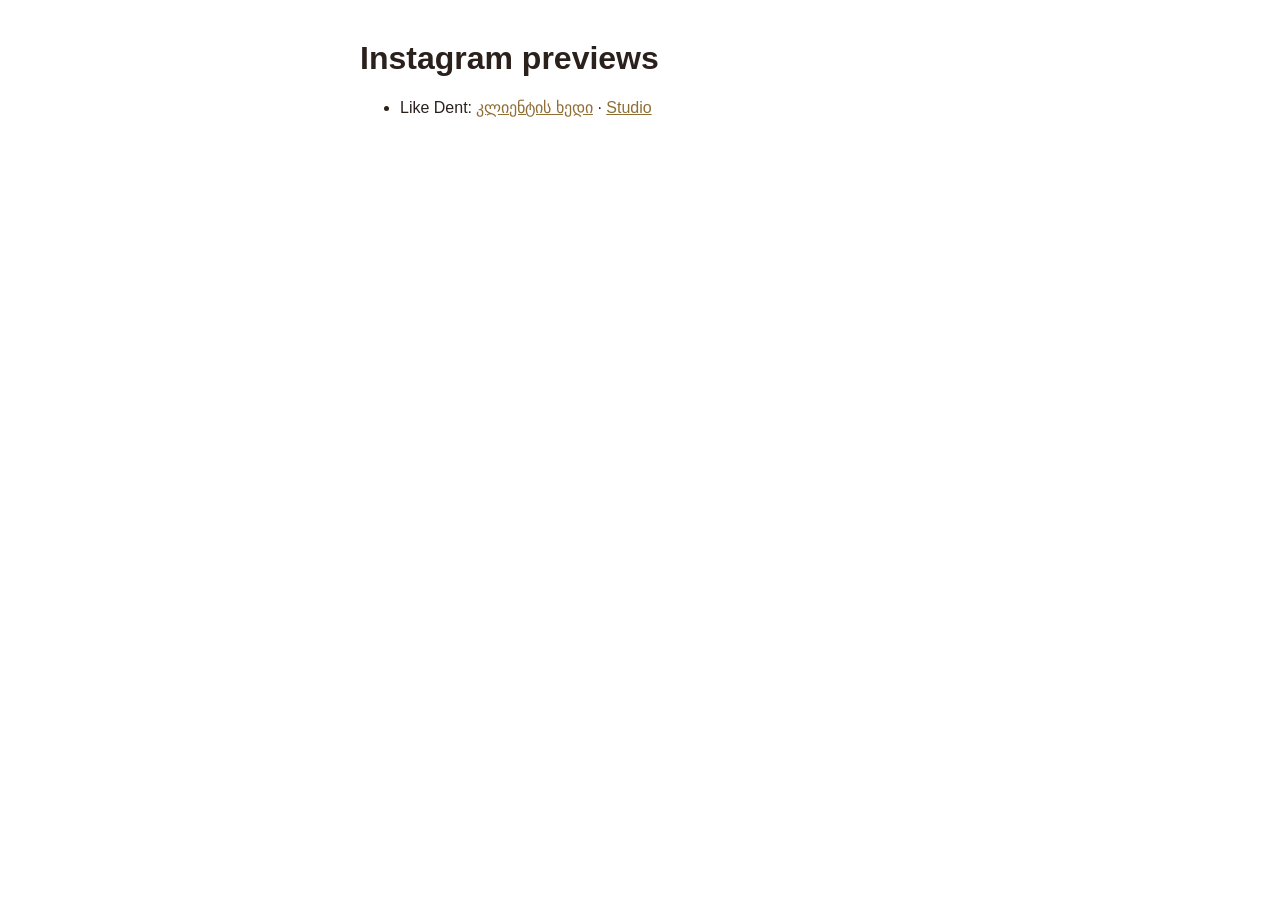
<file: index.html>
<!doctype html><html lang="ka"><head><meta charset="utf-8"><meta name="viewport" content="width=device-width,initial-scale=1"><meta name="robots" content="noindex,nofollow"><title>Client previews</title>
<style>body{font-family:-apple-system,sans-serif;max-width:560px;margin:40px auto;padding:0 16px;color:#2B211C}a{color:#8E6E34}</style></head>
<body><h1>Instagram previews</h1><ul><li>Like Dent: <a href="preview.html?c=likedent">კლიენტის ხედი</a> · <a href="studio.html?c=likedent">Studio</a></li></ul></body></html>
</file>
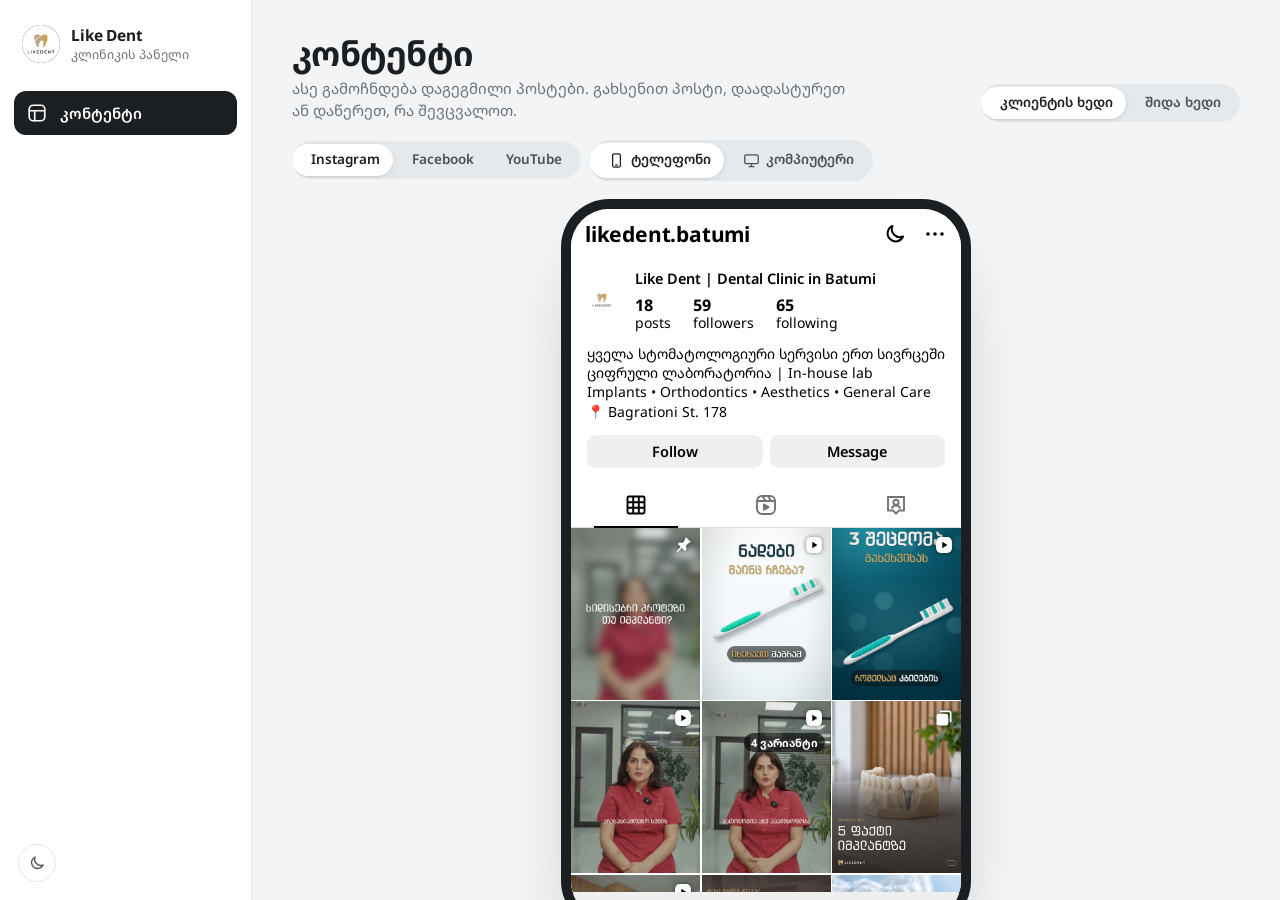
<file: app.html>
<!doctype html>
<html lang="ka">
<head>
<meta charset="utf-8">
<meta name="referrer" content="no-referrer">
<meta name="viewport" content="width=device-width,initial-scale=1,viewport-fit=cover">
<meta name="robots" content="noindex,nofollow">
<title>Like Dent</title>
<link rel="stylesheet" href="ig.css">
<link rel="stylesheet" href="hub.css?v=35">
<script>if(/[?&]post=/.test(location.search))document.documentElement.classList.add('deeplink')</script>
<style>
.stage{min-height:100%;display:flex;flex-direction:column;align-items:center;justify-content:center;padding:18px 12px 28px;gap:12px}
.note{max-width:430px;font-size:13.5px;line-height:1.45;color:#5A4E45;text-align:center;margin:0}
body.dark .note{color:#B3A595}
/* versions of one video: swipe sideways */
.vt .vs{flex:0 0 100%;position:relative;scroll-snap-align:start}
.vlab{position:absolute;left:12px;top:12px;background:rgba(0,0,0,.6);color:#fff;font-size:12px;font-weight:600;padding:3px 8px;border-radius:12px}
.vhint{margin:4px 14px 0;font-size:13px;color:var(--sub)}
@media (max-width:520px){
  body{background:var(--bg)}
  .stage{padding:0;justify-content:flex-start}
  .note{display:none}
  .app{width:100%;height:100vh;height:100dvh;border-radius:0;box-shadow:none}
}
</style>
</head>
<body>
<div class="stage">
  <p class="note">ასე გამოჩნდება ინსტაგრამი ახალი პოსტების შემდეგ. დააჭირეთ პოსტს, ნახეთ ტექსტი და ვიდეო. თითოეულ პოსტზე დააჭირეთ „დადასტურება“-ს, ან დაწერეთ კომენტარი, თუ რამე შესაცვლელია. ☾/☀︎ ღილაკით ღია და მუქი რეჟიმი ირთვება.</p>
  <div class="app" id="app">
    <div class="view" id="pv">
      <div class="nav">
        <div class="uname" id="uname"></div>
        <button class="ibtn" id="themeBtn" type="button" aria-label="ღია / მუქი რეჟიმი"></button>
        <svg width="24" height="24" viewBox="0 0 24 24" fill="currentColor" aria-hidden="true"><circle cx="5" cy="12" r="1.8"/><circle cx="12" cy="12" r="1.8"/><circle cx="19" cy="12" r="1.8"/></svg>
      </div>
      <div class="prof">
        <div class="av"><img id="av" alt=""></div>
        <div class="pinfo">
          <span class="dname" id="dname"></span>
          <div class="stats">
            <div class="stat"><b id="pc">0</b><span>posts</span></div>
            <div class="stat"><b id="fol"></b><span>followers</span></div>
            <div class="stat"><b id="fng"></b><span>following</span></div>
          </div>
        </div>
      </div>
      <div class="bio" id="bio"></div>
      <div class="acts"><span>Follow</span><span>Message</span></div>
      <div class="tabs" aria-hidden="true">
        <span><svg width="24" height="24" viewBox="0 0 24 24" fill="none" stroke="currentColor" stroke-width="1.9"><rect x="3.5" y="3.5" width="17" height="17" rx="1.5"/><path d="M9.2 3.5v17M14.8 3.5v17M3.5 9.2h17M3.5 14.8h17"/></svg></span>
        <span><svg width="24" height="24" viewBox="0 0 24 24" fill="none" stroke="currentColor" stroke-width="1.9" stroke-linejoin="round"><rect x="3" y="3" width="18" height="18" rx="5"/><path d="M3 8h18M8.5 3l3 5M14 3l3 5"/><path d="m10 11.5 4.5 2.6-4.5 2.6z" fill="currentColor"/></svg></span>
        <span><svg width="24" height="24" viewBox="0 0 24 24" fill="none" stroke="currentColor" stroke-width="1.9" stroke-linejoin="round"><path d="M4 4h16v13.5h-5L12 20.5 9 17.5H4z"/><circle cx="12" cy="9.3" r="2.6"/><path d="M7.6 15.5a4.8 4.8 0 0 1 8.8 0"/></svg></span>
      </div>
      <div class="grid" id="grid"></div>
    </div>
    <div class="view" id="fv" hidden>
      <div class="ptop">
        <button class="ibtn" id="back" type="button" aria-label="უკან"></button>
        <div class="t"><small id="pvUser"></small><b>Posts</b></div>
      </div>
      <div id="feed"></div>
    </div>
    <div class="sheet" id="sh" hidden>
      <form id="shf">
        <div class="sh"><img id="shimg" alt=""><div><b>კომენტარი პოსტზე</b><span id="shcap"></span></div></div>
        <label>თქვენი სახელი<input id="shname" maxlength="40" autocomplete="name" placeholder="მაგ. მზია" required></label>
        <label>კომენტარი<textarea id="shtext" placeholder="რა შევცვალოთ?" required></textarea></label>
        <div class="row"><button type="button" class="no" id="shno">გაუქმება</button><button type="submit" class="ok" id="shok">გაგზავნა</button></div>
      </form>
    </div>
    <div class="toast" id="toast" role="status" hidden></div>
    <div class="status" id="st" hidden></div>
  </div>
</div>
<script src="core.js?v=32"></script>
<script>
let CFG = null, POSTS = [], STATE = {comments:[], status:{}}, sending = 0;
const commentsOf = id => (STATE.comments || []).filter(c => c.post === id);
const statusOf = id => (STATE.status || {})[id] || '';
const idsOf = p => (p.variants || [p]).map(v => v.id);
function groupStatus(p){ const s = idsOf(p).map(statusOf); return s.includes('approved') ? 'approved' : s.includes('changes') ? 'changes' : ''; }

function setTheme(t){ document.body.classList.toggle('dark', t==='dark'); $('#themeBtn').innerHTML = t==='dark' ? IC.sun : IC.moon; ls.set('igp_theme', t); }
setTheme(ls.get('igp_theme') || 'light');
$('#themeBtn').onclick = () => setTheme(document.body.classList.contains('dark') ? 'light' : 'dark');
$('#back').innerHTML = IC.back;

let toastT;
function toast(m){ const t = $('#toast'); t.textContent = m; t.hidden = false; clearTimeout(toastT); toastT = setTimeout(() => t.hidden = true, 3500); }

function renderProfile(){
  $('#uname').textContent = CFG.username; $('#pvUser').textContent = CFG.username;
  $('#dname').textContent = CFG.displayName; $('#bio').textContent = CFG.bio;
  $('#fol').textContent = CFG.followers; $('#fng').textContent = CFG.following;
  $('#av').src = mediaUrl(CFG.avatar); $('#pc').textContent = POSTS.length;
  document.title = CFG.username + ' · preview';
}
function renderGrid(){
  $('#grid').innerHTML = displayOrder(POSTS).map(p => {
    const n = idsOf(p).reduce((k, id) => k + commentsOf(id).filter(c => c.type !== 'approve' && !c.resolved).length, 0), s = groupStatus(p);
    const badge = p.pinned ? IC.pin : p.video ? IC.reel : (p.media.length > 1 ? IC.car : '');
    return `<button type="button" class="tile" data-id="${p.id}" aria-label="${esc(p.title)}"><img src="${mediaUrl(p.media[0])}" alt="" loading="lazy">${badge}
      ${!p.posted && s ? `<span class="st ${s}">${s==='approved' ? '✓ დადასტურდა' : 'შესაცვლელი'}</span>` : ''}${n ? `<span class="cc">💬 ${n}</span>` : ''}${p.variants ? `<span class="vb">${p.variants.length} ვარიანტი</span>` : ''}</button>`;
  }).join('');
}
function cmHTML(id){
  return commentsOf(id).map(c => c.type === 'approve'
    ? `<div class="cm ok"><b>${esc(c.name)}</b>✓ დაადასტურა<small>${fmtTime(c.ts)}${c.reopened ? ' · ხელახლა განსახილველია' : ''}</small></div>`
    : `<div class="cm"><b>${esc(c.name)}</b>${esc(c.text)}<small>${c.pending ? 'იგზავნება…' : fmtTime(c.ts)}${c.resolved ? ' · ✓ გასწორდა' : ''}</small></div>`).join('');
}
function capHTML(p){
  const t = p.caption || ''; const short = t.length > 125 || t.split('\n').length > 2;
  const cut = short ? t.split('\n').slice(0,2).join('\n').slice(0,120) : t;
  return `<b>${esc(CFG.username)}</b><span class="ct">${esc(cut)}</span>${short ? ` <button type="button" class="more" data-full="${p.id}">… more</button>` : ''}`;
}
const isVariant = id => POSTS.some(p => p.variants && p.variants.some(v => v.id === id));
const okText = (id, done) => isVariant(id) ? (done ? ' ეს ვარიანტი არჩეულია' : ' ამ ვარიანტს ვირჩევ') : (done ? ' დადასტურებულია' : ' დადასტურება');
function apvHTML(p){
  if(p.posted) return '';
  const done = statusOf(p.id) === 'approved';
  return `<div class="apv"><button type="button" data-ok="${p.id}" class="${done ? 'done' : ''}">${IC.check}${okText(p.id, done)}</button><button type="button" data-cmt="${p.id}">✎ შესაცვლელია</button></div>`;
}
function renderFeed(){
  const me = (ls.get('igp_name') || '').trim();
  $('#feed').innerHTML = displayOrder(POSTS).map(p => `
  <article class="post" id="post-${p.id}">
    <div class="ph"><span class="mini"><img src="${mediaUrl(CFG.avatar)}" alt=""></span><b>${esc(CFG.username)}</b>${IC.dots}</div>
    <div class="media">${p.variants
      ? `<div class="track vt" data-n="${p.variants.length}">${p.variants.map((v,i) => `<div class="vs" data-v="${v.id}"><video data-src="${mediaUrl(v.video)}" poster="${mediaUrl(v.media[0])}" playsinline muted loop preload="none"></video><button type="button" class="mute" aria-label="ხმა">${IC.muted}</button><span class="playov">${IC.play}</span><span class="vlab">ვარიანტი ${i+1}</span></div>`).join('')}</div><span class="cnt">1/${p.variants.length}</span>`
      : p.video
      ? `<video data-src="${mediaUrl(p.video)}" poster="${mediaUrl(p.media[0])}" playsinline muted loop preload="none"></video><button type="button" class="mute" aria-label="ხმა">${IC.muted}</button><span class="playov">${IC.play}</span>`
      : `<div class="track" data-n="${p.media.length}">${p.media.map(m => `<img src="${mediaUrl(m)}" alt="" loading="lazy">`).join('')}</div>${p.media.length > 1 ? `<span class="cnt">1/${p.media.length}</span>` : ''}`}</div>
    <div class="pa">${IC.heart}<button type="button" class="ibtn" data-cmt="${p.id}" aria-label="კომენტარი" style="padding:0">${IC.cmt}</button>${IC.send}<span class="sp"></span>
      ${p.variants ? `<div class="dots">${p.variants.map((m,i) => `<i class="${i ? '' : 'on'}"></i>`).join('')}</div>` : p.media.length > 1 && !p.video ? `<div class="dots">${p.media.map((m,i) => `<i class="${i ? '' : 'on'}"></i>`).join('')}</div>` : ''}${IC.save}</div>
    <div class="cap" data-v="${esc(p.caption)}">${capHTML(p)}</div>
    ${p.variants ? `<p class="vhint">← → გადაფურცლეთ: ${p.variants.length} ვარიანტი. აირჩიეთ ის, რომელიც უფრო მოგწონთ.</p>` : ''}
    ${apvHTML(p)}
    <div class="cmts" data-c="${p.id}">${cmHTML(p.id)}</div>
    <button type="button" class="addbtn" data-cmt="${p.id}"><span class="mini">${esc((me || '?').slice(0,1).toUpperCase())}</span>Add a comment…</button>
    <div class="pdate">${p.posted ? 'უკვე გამოქვეყნებული' : 'დაგეგმილი პოსტი'}</div>
  </article>`).join('');
  bindFeed();
}
let io = null, near = null;
function bindFeed(){
  if(io) io.disconnect();
  // phones handle only a few videos at once: load a video when it comes near the screen, free it when it leaves
  if(near) near.disconnect();
  near = new IntersectionObserver(es => es.forEach(en => {
    const v = en.target;
    if(en.isIntersecting){ if(!v.getAttribute('src')){ v.src = v.dataset.src; v.preload = 'metadata'; } }
    else if(v.getAttribute('src')){ v.pause(); v.removeAttribute('src'); v.load(); }
  }), {root: $('#fv'), rootMargin: '600px 0px'});
  document.querySelectorAll('#feed video').forEach(v => near.observe(v));
  io = new IntersectionObserver(es => es.forEach(en => { const v = en.target; if(en.isIntersecting && en.intersectionRatio > .6) v.play().catch(()=>{}); else v.pause(); }), {root: $('#fv'), threshold:[0,.6,1]});
  document.querySelectorAll('#feed video').forEach(v => {
    io.observe(v); const ov = v.parentNode.querySelector('.playov');
    v.addEventListener('play', () => ov.hidden = true); v.addEventListener('pause', () => ov.hidden = false);
  });
  document.querySelectorAll('#feed .track').forEach(t => {
    const post = t.closest('.post'), dots = post.querySelectorAll('.dots i'), cnt = post.querySelector('.cnt');
    t.addEventListener('scroll', () => {
      const i = Math.round(t.scrollLeft / t.clientWidth); dots.forEach((d,k) => d.classList.toggle('on', k === i)); if(cnt) cnt.textContent = (i+1) + '/' + t.dataset.n;
      // a version swipe: approve, comment and the comment list follow the version on screen
      const s = t.classList.contains('vt') && t.children[i]; if(!s || post.dataset.cur === s.dataset.v) return;
      post.dataset.cur = s.dataset.v;
      t.querySelectorAll('video').forEach((v,k) => { if(k === i) v.play().catch(()=>{}); else v.pause(); });
      post.querySelectorAll('[data-ok]').forEach(b => b.dataset.ok = s.dataset.v);
      post.querySelectorAll('[data-cmt]').forEach(b => b.dataset.cmt = s.dataset.v);
      const cm = post.querySelector('.cmts'); cm.dataset.c = s.dataset.v; if(!$('#fv').hidden) refreshViews();
    }, {passive:true});
  });
}
function openPost(id){
  renderFeed(); $('#pv').hidden = true; $('#fv').hidden = false;
  const el = document.getElementById('post-' + id); $('#fv').scrollTop = el ? el.offsetTop - 50 : 0;
}
function openReelViewer(id){
  document.querySelectorAll('#feed video').forEach(v => v.pause());
  openReels($('#app'), {posts: displayOrder(POSTS), startId: id, username: CFG.username, statusOf,
    onComment: id => openSheet(id), onApprove: (id, btn) => approve(id, btn)});
}
$('#grid').addEventListener('click', e => { const t = e.target.closest('.tile'); if(t) openPost(t.dataset.id); });
$('#back').onclick = () => { document.querySelectorAll('#feed video').forEach(v => v.pause()); $('#fv').hidden = true; $('#pv').hidden = false; renderGrid(); };
$('#feed').addEventListener('click', e => {
  const m = e.target.closest('.more'); if(m){ const p = flatVariants(POSTS).find(x => x.id === m.dataset.full); m.parentNode.querySelector('.ct').textContent = p.caption; m.remove(); return; }
  const c = e.target.closest('[data-cmt]'); if(c){ openSheet(c.dataset.cmt); return; }
  const ok = e.target.closest('[data-ok]'); if(ok){ approve(ok.dataset.ok, ok); return; }
  const mb = e.target.closest('.mute'); if(mb){ const v = mb.parentNode.querySelector('video'); v.muted = !v.muted; mb.innerHTML = v.muted ? IC.muted : IC.sound; if(v.paused) v.play().catch(()=>{}); return; }
  const vid = e.target.closest('video'); if(vid){ const vs = vid.closest('.vs'); openReelViewer(vs ? vs.dataset.v : vid.closest('.post').id.slice(5)); }
});

/* comment / approve */
let shPost = null, shMode = 'comment';
function openSheet(id){
  const p = flatVariants(POSTS).find(x => x.id === id); shPost = id;
  $('#shimg').src = mediaUrl(p.media[0]);
  $('#shcap').textContent = p.title || (p.caption || '').split('\n')[0];
  $('#shname').value = ls.get('igp_name') || '';
  $('#shtext').value = '';
  $('#sh').hidden = false;
  setTimeout(() => ($('#shname').value ? $('#shtext') : $('#shname')).focus({preventScroll:true}), 60);
}
const closeSheet = () => { $('#sh').hidden = true; shPost = null; };
$('#shno').onclick = closeSheet;
$('#sh').addEventListener('click', e => { if(e.target.id === 'sh') closeSheet(); });
$('#shf').onsubmit = e => {
  e.preventDefault();
  const name = $('#shname').value.trim(), text = $('#shtext').value.trim(); if(!name || !text) return;
  ls.set('igp_name', name);
  const post = shPost, local = {ts: Date.now(), post, name, type: 'comment', text, pending: true};
  // show the comment right away; the sheet answers in a few seconds
  STATE.comments = [...(STATE.comments || []), local]; STATE.status = {...(STATE.status || {}), [post]: 'changes'};
  closeSheet(); refreshViews(); toast('კომენტარი იგზავნება…');
  sending++;
  api.post(CFG, {action:'comment', post, name, text, title: (flatVariants(POSTS).find(x => x.id === post) || {}).title})
    .then(r => { sending--; STATE = r.state || STATE; refreshViews(); toast('კომენტარი გაიგზავნა, მადლობა!'); })
    .catch(async () => {
      // a slow answer can still have been saved: check the sheet before asking to resend
      let saved = false;
      try{ const st = await api.state(CFG); saved = st.comments.some(c => c.post === post && c.name === name && c.text === text); if(saved){ STATE = st; } }catch(e){}
      sending--;
      if(saved){ refreshViews(); toast('კომენტარი გაიგზავნა, მადლობა!'); return; }
      STATE.comments = STATE.comments.filter(c => c !== local); refreshViews();
      openSheet(post); $('#shtext').value = text; toast('ვერ გაიგზავნა. შეამოწმეთ ინტერნეტი და კიდევ ერთხელ დააჭირეთ „გაგზავნა“-ს.');
    });
};
async function approve(id, btn){
  if(statusOf(id) === 'approved'){ toast(isVariant(id) ? 'ეს ვარიანტი უკვე არჩეულია.' : 'ეს პოსტი უკვე დადასტურებულია.'); return; }
  let name = (ls.get('igp_name') || '').trim();
  if(!name){ name = (prompt('თქვენი სახელი') || '').trim(); if(!name) return; ls.set('igp_name', name); }
  const prev = statusOf(id), local = {ts: Date.now(), post: id, name, type: 'approve', text: '', pending: true};
  STATE.comments = [...(STATE.comments || []), local]; STATE.status = {...(STATE.status || {}), [id]: 'approved'};
  refreshViews(); toast(isVariant(id) ? 'ვარიანტი არჩეულია ✓' : 'დადასტურდა ✓');
  if(btn && btn.closest('.rv-btn')) btn.querySelector('small').textContent = isVariant(id) ? 'არჩეულია' : 'დადასტურდა';
  sending++;
  try{ const r = await api.post(CFG, {action:'approve', post: id, name, title: (flatVariants(POSTS).find(x => x.id === id) || {}).title}); STATE = r.state || STATE; refreshViews(); }
  catch(err){ STATE.comments = STATE.comments.filter(c => c !== local); STATE.status[id] = prev; refreshViews(); toast('დადასტურება ვერ გაიგზავნა. სცადეთ თავიდან.'); }
  sending--;
}
function refreshViews(){
  if($('#fv').hidden) renderGrid();
  else {
    document.querySelectorAll('.cmts').forEach(el => el.innerHTML = cmHTML(el.dataset.c));
    // captions edited in the studio show up without reopening the post
    document.querySelectorAll('#feed .post').forEach(el => { const p = POSTS.find(x => 'post-' + x.id === el.id), c = el.querySelector('.cap'); if(p && c && c.dataset.v !== p.caption){ c.dataset.v = p.caption; c.innerHTML = capHTML(p); } });
    document.querySelectorAll('[data-ok]').forEach(b => { const d = statusOf(b.dataset.ok) === 'approved'; b.classList.toggle('done', d); b.innerHTML = IC.check + okText(b.dataset.ok, d); });
  }
}

/* boot */
(async () => {
  try{ CFG = await loadConfig(); }catch(e){ $('#st').textContent = 'გვერდი ვერ ჩაიტვირთა.'; $('#st').hidden = false; return; }
  POSTS = groupVariants(arrange(CFG, null)); renderProfile(); renderGrid();
  if(!CFG.api){ return; }
  const load = async () => { try{ const s = await api.state(CFG); STATE = s; if(s.layout){ POSTS = groupVariants(arrange(CFG, s.layout)); $('#pc').textContent = POSTS.length; } refreshViews(); $('#st').hidden = true; }catch(e){ $('#st').textContent = 'კავშირი ვერ დამყარდა, ვცდილობ თავიდან…'; $('#st').hidden = false; } };
  window.reloadPreview = load;   // the hub calls this after the team switches back from the studio
  await load();
  const tick = () => { if(document.visibilityState === 'visible' && $('#sh').hidden && !sending) load(); };
  setInterval(tick, 10000);
  document.addEventListener('visibilitychange', tick);
})();
</script>
<script src="hub.js?v=36"></script>
</body>
</html>
</file>
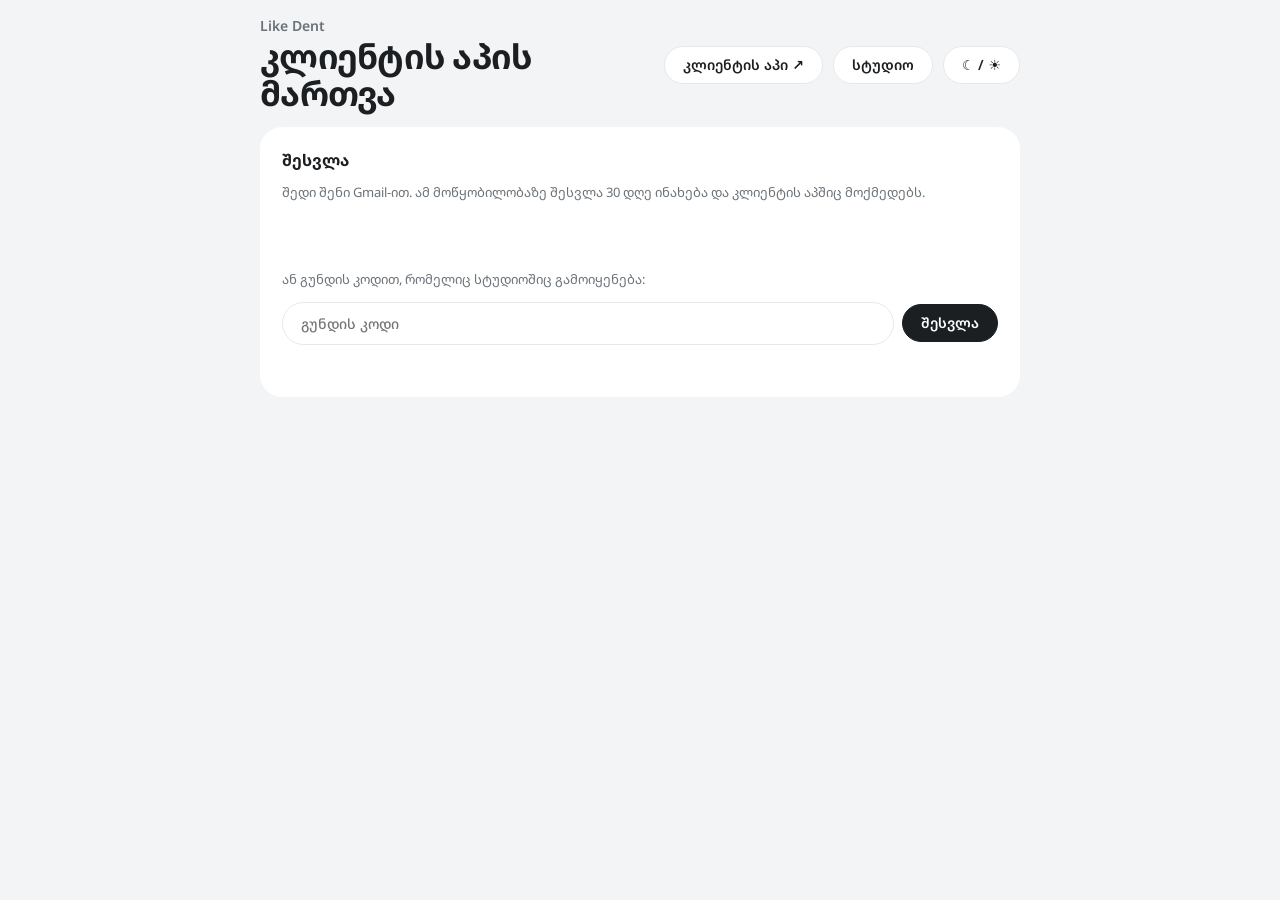
<file: hub-admin.html>
<!doctype html>
<html lang="ka">
<head>
<meta charset="utf-8">
<meta name="referrer" content="no-referrer">
<meta name="viewport" content="width=device-width,initial-scale=1,viewport-fit=cover">
<meta name="robots" content="noindex,nofollow">
<title>კლიენტის აპის მართვა</title>
<link rel="stylesheet" href="hub.css?v=33">
<style>
html,body{margin:0;min-height:100%}
body{background:var(--h-bg);color:var(--h-fg);font-family:var(--font);-webkit-font-smoothing:antialiased}
.wrap{max-width:760px;margin:0 auto;padding:18px 16px 60px;display:flex;flex-direction:column;gap:14px}
.top{display:flex;align-items:center;gap:10px;flex-wrap:wrap}
.top .t{flex:1;min-width:200px;line-height:1.15}
.top .t small{display:block;font-size:14px;font-weight:600;color:var(--slate);margin-bottom:4px}
.top .t b{font-size:34px;letter-spacing:-.022em;line-height:1.1}
.box{background:var(--h-card);border-radius:22px;padding:22px;display:flex;flex-direction:column;gap:12px;box-shadow:var(--h-shadow)}
.box h2{margin:0;font-size:16px}
.box p{margin:0;font-size:13px;color:var(--h-sub);line-height:1.5}
.sw{display:flex;align-items:center;gap:12px;padding:8px 0;border-top:1px solid var(--h-line);font-size:14.5px}
.sw:first-of-type{border-top:0}
.sw span{flex:1}.sw small{display:block;color:var(--h-sub);font-size:12px}
.sw input{width:44px;height:26px;appearance:none;border-radius:13px;background:var(--h-soft);position:relative;cursor:pointer;transition:background .2s;border:1px solid var(--h-line)}
.sw input::after{content:"";position:absolute;top:2px;left:2px;width:20px;height:20px;border-radius:50%;background:#fff;box-shadow:0 1px 2px rgba(0,0,0,.25);transition:left .2s}
.sw input:checked{background:var(--h-emer-btn);border-color:var(--h-emer-btn)}
.sw input:checked::after{left:20px}
.sw input:focus-visible{outline:2px solid var(--h-gold);outline-offset:2px}
.f{display:flex;flex-direction:column;gap:5px;font-size:12.5px;font-weight:600;color:var(--h-sub)}
.f input,.f select{font:15px "Noto Sans Georgian",-apple-system,sans-serif;color:var(--h-fg);background:var(--h-bg);border:1px solid var(--h-line);border-radius:12px;padding:10px 12px}
.grid2{display:grid;grid-template-columns:repeat(auto-fill,minmax(150px,1fr));gap:10px}
.row{display:flex;gap:8px;align-items:center;flex-wrap:wrap}
#main{display:contents}#main[hidden]{display:none}
.msg{font-size:13px;min-height:18px;color:var(--h-emer)}
.msg.err{color:#B3261E}
.u{display:flex;gap:8px;align-items:center;padding:6px 0;border-top:1px solid var(--h-line)}
.u:first-child{border-top:0}
.u input{flex:1;min-width:0}
.u select{width:auto}
.u .tk{display:flex;align-items:center;gap:6px;font-size:13px;font-weight:600;color:var(--h-sub);white-space:nowrap;cursor:pointer}
.u .x{flex:none;width:38px;height:38px;border-radius:50%;justify-content:center;padding:0}
#gbtn{min-height:44px}
body.dark .msg.err{color:#F2B8B5}
</style>
</head>
<body>
<div class="wrap">
  <div class="top">
    <div class="t"><small id="cname">Likedent</small><b>კლიენტის აპის მართვა</b></div>
    <a class="btn" id="clientLink" target="_blank" rel="noopener">კლიენტის აპი ↗</a>
    <a class="btn" href="#" id="studioLink">სტუდიო</a>
    <button class="btn" type="button" id="theme">☾ / ☀︎</button>
  </div>

  <section class="box" id="keyBox">
    <h2>შესვლა</h2>
    <p>შედი შენი Gmail-ით. ამ მოწყობილობაზე შესვლა 30 დღე ინახება და კლიენტის აპშიც მოქმედებს.</p>
    <div id="gbtn"></div>
    <p>ან გუნდის კოდით, რომელიც სტუდიოშიც გამოიყენება:</p>
    <div class="row"><input class="btn" style="flex:1;min-width:0;font-weight:500" id="key" type="password" autocomplete="off" placeholder="გუნდის კოდი"><button class="btn primary" type="button" id="keySave">შესვლა</button></div>
    <div class="msg" id="keyMsg" role="status"></div>
  </section>

  <div id="main" hidden>
    <section class="box">
      <h2>რას ხედავს კლიენტი</h2>
      <p>გამორთული ჩანართი კლიენტის აპიდან ქრება. მონაცემები არ იშლება.</p>
      <div id="tabs"></div>
    </section>

    <section class="box">
      <h2>სარეკლამო ხარჯი</h2>
      <p>ლარში, თვის მიხედვით. ამით ითვლება „ერთი ლიდის ფასი“ ანალიტიკაში.</p>
      <label class="f" style="max-width:220px">თვე<select id="month"></select></label>
      <div class="grid2" id="spend"></div>
    </section>

    <section class="box">
      <h2>ვის აქვს წვდომა</h2>
      <p>ამ Gmail-ებით შესვლისას პაციენტები და ანალიტიკა ჩანს. „დავალებები“ მხოლოდ მონიშნულებს უჩანთ. მეილს თუ წაშლი, ის წვდომას მაშინვე კარგავს. „გუნდს“ ამ გვერდის გახსნაც შეუძლია.</p>
      <div id="users"></div>
      <div class="row"><button class="btn" type="button" id="userAdd">+ მეილის დამატება</button></div>
      <p>ახალი მეილი Google Cloud-ის სატესტო სიაშიც უნდა დაემატოს (Likedent Hub → Audience → Test users), სანამ აპი ტესტის რეჟიმშია.</p>
    </section>

    <section class="box">
      <h2>კლინიკის PIN (სარეზერვო)</h2>
      <p id="pinState">კლინიკა ამ PIN-ით ხედავს პაციენტებს და ანალიტიკას. ახალი PIN ძველს ცვლის, ყველა ტელეფონზე ხელახლა შესვლა დასჭირდებათ.</p>
      <div class="row"><input class="btn" style="flex:1;min-width:0;font-weight:500;letter-spacing:.2em" id="pin" inputmode="numeric" maxlength="6" placeholder="6 ციფრი" autocomplete="off"><button class="btn" type="button" id="pinGen">შემთხვევითი</button></div>
    </section>

    <div class="row"><button class="btn primary" type="button" id="save">შენახვა</button><span class="msg" id="msg" role="status"></span></div>
  </div>
</div>
<script src="core.js?v=32"></script>
<script>
(() => {
const KEYNAME = 'igs_key_' + CLIENT;
const TABS = [['content','კონტენტი','ინსტაგრამის პოსტები, დადასტურება და კომენტარები'],['patients','პაციენტები','მოთხოვნები სამ ეტაპად'],['analytics','ანალიტიკა','ლიდები, ჩაწერა და ფასი არხების მიხედვით'],['tasks','დავალებები','ვინ რას აკეთებს: სტატუსი, ვადა, კომენტარები']];
const CH = [['facebook','Facebook'],['instagram','Instagram'],['google','Google'],['tiktok','TikTok'],['sms','SMS'],['other','სხვა']];
const MON = ['იანვარი','თებერვალი','მარტი','აპრილი','მაისი','ივნისი','ივლისი','აგვისტო','სექტემბერი','ოქტომბერი','ნოემბერი','დეკემბერი'];
const SESKEY = 'hub_ses_' + CLIENT;
let CFG = null, S = null, spendEdit = {}, USERS = [];
const auth = () => ls.get(SESKEY) ? {session: ls.get(SESKEY)} : {key: ls.get(KEYNAME)};
const escA = v => String(v).replace(/[&"<>]/g, c => ({'&':'&amp;','"':'&quot;','<':'&lt;','>':'&gt;'}[c]));
function renderUsers(){
  $('#users').innerHTML = USERS.map((u, i) => `<div class="u"><input class="btn" style="font-weight:500;max-width:120px" data-un="${i}" value="${escA(u.name || '')}" placeholder="სახელი" maxlength="40" autocomplete="off"><input class="btn" style="font-weight:500" type="email" data-ue="${i}" value="${escA(u.email)}" placeholder="name@gmail.com" autocomplete="off">
    <select class="btn" data-ur="${i}"><option value="clinic" ${u.role !== 'team' ? 'selected' : ''}>კლინიკა</option><option value="team" ${u.role === 'team' ? 'selected' : ''}>გუნდი</option></select>
    <label class="tk" title="ხედავს დავალებებს (მხოლოდ შიდა გუნდი)"><input type="checkbox" data-ut="${i}" ${u.tasks ? 'checked' : ''}>დავალებები</label>
    <button class="btn x" type="button" data-ux="${i}" aria-label="წაშლა">✕</button></div>`).join('');
}
$('#users').addEventListener('input', e => { const t = e.target; if(t.dataset.ue) USERS[t.dataset.ue].email = t.value.trim(); if(t.dataset.un) USERS[t.dataset.un].name = t.value.trim(); if(t.dataset.ur) USERS[t.dataset.ur].role = t.value; });
$('#users').addEventListener('change', e => { const t = e.target; if(t.dataset.ur) USERS[t.dataset.ur].role = t.value; if(t.dataset.ut) USERS[t.dataset.ut].tasks = t.checked; });
$('#users').addEventListener('click', e => { const x = e.target.closest('[data-ux]'); if(x){ USERS.splice(+x.dataset.ux, 1); renderUsers(); } });
$('#userAdd').onclick = () => { USERS.push({email:'', role:'clinic', name:''}); renderUsers(); $('#users').lastElementChild.querySelector('input').focus(); };
const setTheme = t => { document.body.classList.toggle('dark', t === 'dark'); ls.set('igs_theme', t); };
setTheme(ls.get('igs_theme') || 'light');
$('#theme').onclick = () => setTheme(document.body.classList.contains('dark') ? 'light' : 'dark');
$('#clientLink').href = 'app.html?c=' + CLIENT; $('#studioLink').href = 'studio.html?c=' + CLIENT;
const say = (el, m, err) => { el.textContent = m; el.classList.toggle('err', !!err); };

const months = (() => { const d = new Date(), out = []; for(let i = -1; i < 12; i++){ const x = new Date(d.getFullYear(), d.getMonth() - i, 1); out.push(`${x.getFullYear()}-${String(x.getMonth() + 1).padStart(2,'0')}`); } return out; })();
$('#month').innerHTML = months.map(m => `<option value="${m}">${MON[+m.slice(5) - 1]} ${m.slice(0,4)}</option>`).join('');
$('#month').value = months[1];
function renderSpend(){
  const m = $('#month').value, v = Object.assign({}, (S.spend || {})[m] || {}, spendEdit[m] || {});
  $('#spend').innerHTML = CH.map(([k, t]) => `<label class="f">${t}<input type="number" min="0" step="1" inputmode="decimal" data-ch="${k}" value="${v[k] || ''}" placeholder="0"></label>`).join('');
}
$('#month').onchange = renderSpend;
$('#spend').addEventListener('input', e => { const i = e.target.closest('[data-ch]'); if(!i) return; const m = $('#month').value; (spendEdit[m] = spendEdit[m] || {})[i.dataset.ch] = Number(i.value) || 0; });

function render(){
  $('#tabs').innerHTML = TABS.map(([k, t, d]) => `<label class="sw"><span>${t}<small>${d}</small></span><input type="checkbox" data-tab="${k}" ${S.tabs[k] ? 'checked' : ''}></label>`).join('');
  $('#pinState').firstChild.textContent = (S.hasPin ? 'PIN დაყენებულია. ' : 'PIN ჯერ არ არის დაყენებული: კლინიკა პაციენტებს ვერ ნახავს. ') + 'კლინიკა ამ PIN-ით ხედავს პაციენტებს და ანალიტიკას. ახალი PIN ძველს ცვლის, ყველა ტელეფონზე ხელახლა შესვლა დასჭირდებათ.';
  renderSpend(); renderUsers();
  $('#keyBox').hidden = true; $('#main').hidden = false;
}
async function load(idToken){
  const r = await api.post(CFG, Object.assign({action:'hubLoad'}, idToken ? {idToken} : auth()));
  if(r.role !== 'team'){ ls.set(SESKEY, ''); throw new Error('team only'); }
  if(r.session) ls.set(SESKEY, r.session);
  S = r.settings; USERS = (r.users || []).map(u => Object.assign({}, u)); render();
}
function googleBtn(clientId){
  if(!clientId) return;
  const s = document.createElement('script'); s.src = 'https://accounts.google.com/gsi/client'; s.async = true;
  s.onload = () => {
    google.accounts.id.initialize({client_id: clientId, ux_mode: 'popup', callback: async r => {
      try{ await load(r.credential); }
      catch(e){ say($('#keyMsg'), /not allowed: (.+)/.test(e.message) ? RegExp.$1 + '-ს წვდომა არ აქვს.' : (/team only/.test(e.message) ? 'ეს მეილი კლინიკისაა, მართვის გვერდისთვის „გუნდი“ უნდა იყოს.' : 'შესვლა ვერ მოხერხდა: ' + e.message), 1); }
    }});
    google.accounts.id.renderButton($('#gbtn'), {theme: document.body.classList.contains('dark') ? 'filled_black' : 'outline', size: 'large', shape: 'pill', text: 'signin_with', locale: 'ka', width: 280});
  };
  document.head.appendChild(s);
}
$('#keySave').onclick = async () => {
  const k = $('#key').value.trim(); if(k.length < 6){ say($('#keyMsg'), 'კოდი მინიმუმ 6 სიმბოლოა.', 1); return; }
  ls.set(KEYNAME, k);
  try{ await load(); }catch(e){ ls.set(KEYNAME, ''); say($('#keyMsg'), /unknown/.test(e.message) ? 'Apps Script-ში ჰაბი ჯერ არ არის დამატებული.' : 'კოდი არასწორია.', 1); }
};
$('#pinGen').onclick = () => { const a = new Uint32Array(1); crypto.getRandomValues(a); $('#pin').value = String(a[0] % 1e6).padStart(6, '0'); };
$('#save').onclick = async () => {
  const pin = $('#pin').value.trim();
  if(pin && !/^\d{6}$/.test(pin)){ say($('#msg'), 'PIN ზუსტად 6 ციფრი უნდა იყოს.', 1); return; }
  const tabs = {}; document.querySelectorAll('[data-tab]').forEach(i => tabs[i.dataset.tab] = i.checked);
  const users = USERS.filter(u => u.email);
  if(users.some(u => !/^[^\s@]+@[^\s@]+\.[^\s@]+$/.test(u.email))){ say($('#msg'), 'ერთ-ერთი მეილი არასწორადაა ჩაწერილი.', 1); return; }
  if(!users.some(u => u.role === 'team')){ say($('#msg'), 'სიაში ერთი „გუნდის“ მეილი მაინც უნდა დარჩეს.', 1); return; }
  const spend = {}; Object.keys(spendEdit).forEach(m => spend[m] = Object.assign({}, (S.spend || {})[m] || {}, spendEdit[m]));
  $('#save').disabled = true; say($('#msg'), 'ინახება…');
  try{
    const r = await api.post(CFG, Object.assign({action:'hubSettings', settings: {tabs, spend}, users, pin}, auth()));
    S = r.settings; spendEdit = {}; USERS = (r.users || []).map(u => Object.assign({}, u)); $('#pin').value = ''; render();
    say($('#msg'), pin ? `შენახულია ✓ ახალი PIN: ${pin} (გაუგზავნე კლინიკას)` : 'შენახულია ✓');
  }catch(e){ say($('#msg'), 'ვერ შეინახა: ' + e.message, 1); }
  $('#save').disabled = false;
};
(async () => {
  try{ CFG = await loadConfig(); $('#cname').textContent = CFG.client || CLIENT; }catch(e){ say($('#keyMsg'), 'კონფიგი ვერ ჩაიტვირთა.', 1); return; }
  try{ const p = await api.post(CFG, {action:'hubPublic'}); googleBtn(p.clientId); }catch(e){}
  if(ls.get(SESKEY) || ls.get(KEYNAME)){ if(ls.get(KEYNAME)) $('#key').value = ls.get(KEYNAME); try{ await load(); }catch(e){ ls.set(SESKEY, ''); say($('#keyMsg'), /unknown/.test(e.message) ? 'Apps Script-ში ჰაბი ჯერ არ არის დამატებული.' : 'შედი Google-ით ან გუნდის კოდით.', 1); } }
})();
})();
</script>
</body>
</html>
</file>
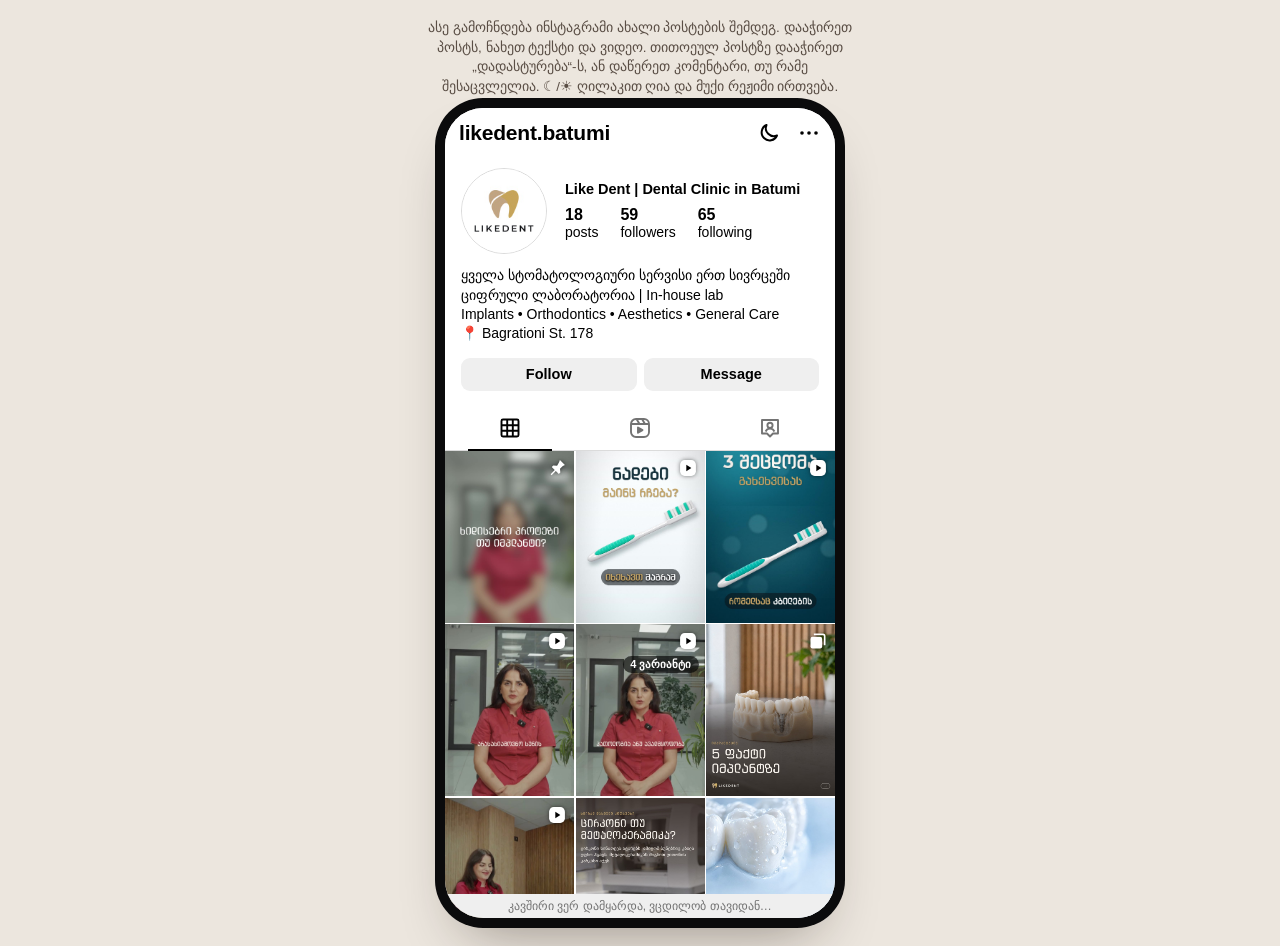
<file: preview.html>
<!doctype html>
<html lang="ka">
<head>
<meta charset="utf-8">
<meta name="referrer" content="no-referrer">
<meta name="viewport" content="width=device-width,initial-scale=1,viewport-fit=cover">
<meta name="robots" content="noindex,nofollow">
<title>Instagram preview</title>
<link rel="stylesheet" href="ig.css">
<style>
.stage{min-height:100%;display:flex;flex-direction:column;align-items:center;justify-content:center;padding:18px 12px 28px;gap:12px}
.note{max-width:430px;font-size:13.5px;line-height:1.45;color:#5A4E45;text-align:center;margin:0}
body.dark .note{color:#B3A595}
/* versions of one video: swipe sideways */
.vt .vs{flex:0 0 100%;position:relative;scroll-snap-align:start}
.vlab{position:absolute;left:12px;top:12px;background:rgba(0,0,0,.6);color:#fff;font-size:12px;font-weight:600;padding:3px 8px;border-radius:12px}
.vhint{margin:4px 14px 0;font-size:13px;color:var(--sub)}
@media (max-width:520px){
  body{background:var(--bg)}
  .stage{padding:0;justify-content:flex-start}
  .note{display:none}
  .app{width:100%;height:100vh;height:100dvh;border-radius:0;box-shadow:none}
}
</style>
</head>
<body>
<div class="stage">
  <p class="note">ასე გამოჩნდება ინსტაგრამი ახალი პოსტების შემდეგ. დააჭირეთ პოსტს, ნახეთ ტექსტი და ვიდეო. თითოეულ პოსტზე დააჭირეთ „დადასტურება“-ს, ან დაწერეთ კომენტარი, თუ რამე შესაცვლელია. ☾/☀︎ ღილაკით ღია და მუქი რეჟიმი ირთვება.</p>
  <div class="app" id="app">
    <div class="view" id="pv">
      <div class="nav">
        <div class="uname" id="uname"></div>
        <button class="ibtn" id="themeBtn" type="button" aria-label="ღია / მუქი რეჟიმი"></button>
        <svg width="24" height="24" viewBox="0 0 24 24" fill="currentColor" aria-hidden="true"><circle cx="5" cy="12" r="1.8"/><circle cx="12" cy="12" r="1.8"/><circle cx="19" cy="12" r="1.8"/></svg>
      </div>
      <div class="prof">
        <div class="av"><img id="av" alt=""></div>
        <div class="pinfo">
          <span class="dname" id="dname"></span>
          <div class="stats">
            <div class="stat"><b id="pc">0</b><span>posts</span></div>
            <div class="stat"><b id="fol"></b><span>followers</span></div>
            <div class="stat"><b id="fng"></b><span>following</span></div>
          </div>
        </div>
      </div>
      <div class="bio" id="bio"></div>
      <div class="acts"><span>Follow</span><span>Message</span></div>
      <div class="tabs" aria-hidden="true">
        <span><svg width="24" height="24" viewBox="0 0 24 24" fill="none" stroke="currentColor" stroke-width="1.9"><rect x="3.5" y="3.5" width="17" height="17" rx="1.5"/><path d="M9.2 3.5v17M14.8 3.5v17M3.5 9.2h17M3.5 14.8h17"/></svg></span>
        <span><svg width="24" height="24" viewBox="0 0 24 24" fill="none" stroke="currentColor" stroke-width="1.9" stroke-linejoin="round"><rect x="3" y="3" width="18" height="18" rx="5"/><path d="M3 8h18M8.5 3l3 5M14 3l3 5"/><path d="m10 11.5 4.5 2.6-4.5 2.6z" fill="currentColor"/></svg></span>
        <span><svg width="24" height="24" viewBox="0 0 24 24" fill="none" stroke="currentColor" stroke-width="1.9" stroke-linejoin="round"><path d="M4 4h16v13.5h-5L12 20.5 9 17.5H4z"/><circle cx="12" cy="9.3" r="2.6"/><path d="M7.6 15.5a4.8 4.8 0 0 1 8.8 0"/></svg></span>
      </div>
      <div class="grid" id="grid"></div>
    </div>
    <div class="view" id="fv" hidden>
      <div class="ptop">
        <button class="ibtn" id="back" type="button" aria-label="უკან"></button>
        <div class="t"><small id="pvUser"></small><b>Posts</b></div>
      </div>
      <div id="feed"></div>
    </div>
    <div class="sheet" id="sh" hidden>
      <form id="shf">
        <div class="sh"><img id="shimg" alt=""><div><b>კომენტარი პოსტზე</b><span id="shcap"></span></div></div>
        <label>თქვენი სახელი<input id="shname" maxlength="40" autocomplete="name" placeholder="მაგ. მზია" required></label>
        <label>კომენტარი<textarea id="shtext" placeholder="რა შევცვალოთ?" required></textarea></label>
        <div class="row"><button type="button" class="no" id="shno">გაუქმება</button><button type="submit" class="ok" id="shok">გაგზავნა</button></div>
      </form>
    </div>
    <div class="toast" id="toast" role="status" hidden></div>
    <div class="status" id="st" hidden></div>
  </div>
</div>
<script src="core.js?v=32"></script>
<script>
let CFG = null, POSTS = [], STATE = {comments:[], status:{}}, sending = 0;
const commentsOf = id => (STATE.comments || []).filter(c => c.post === id);
const statusOf = id => (STATE.status || {})[id] || '';
const idsOf = p => (p.variants || [p]).map(v => v.id);
function groupStatus(p){ const s = idsOf(p).map(statusOf); return s.includes('approved') ? 'approved' : s.includes('changes') ? 'changes' : ''; }

function setTheme(t){ document.body.classList.toggle('dark', t==='dark'); $('#themeBtn').innerHTML = t==='dark' ? IC.sun : IC.moon; ls.set('igp_theme', t); }
setTheme(ls.get('igp_theme') || 'light');
$('#themeBtn').onclick = () => setTheme(document.body.classList.contains('dark') ? 'light' : 'dark');
$('#back').innerHTML = IC.back;

let toastT;
function toast(m){ const t = $('#toast'); t.textContent = m; t.hidden = false; clearTimeout(toastT); toastT = setTimeout(() => t.hidden = true, 3500); }

function renderProfile(){
  $('#uname').textContent = CFG.username; $('#pvUser').textContent = CFG.username;
  $('#dname').textContent = CFG.displayName; $('#bio').textContent = CFG.bio;
  $('#fol').textContent = CFG.followers; $('#fng').textContent = CFG.following;
  $('#av').src = mediaUrl(CFG.avatar); $('#pc').textContent = POSTS.length;
  document.title = CFG.username + ' · preview';
}
function renderGrid(){
  $('#grid').innerHTML = displayOrder(POSTS).map(p => {
    const n = idsOf(p).reduce((k, id) => k + commentsOf(id).filter(c => c.type !== 'approve' && !c.resolved).length, 0), s = groupStatus(p);
    const badge = p.pinned ? IC.pin : p.video ? IC.reel : (p.media.length > 1 ? IC.car : '');
    return `<button type="button" class="tile" data-id="${p.id}" aria-label="${esc(p.title)}"><img src="${mediaUrl(p.media[0])}" alt="" loading="lazy">${badge}
      ${!p.posted && s ? `<span class="st ${s}">${s==='approved' ? '✓ დადასტურდა' : 'შესაცვლელი'}</span>` : ''}${n ? `<span class="cc">💬 ${n}</span>` : ''}${p.variants ? `<span class="vb">${p.variants.length} ვარიანტი</span>` : ''}</button>`;
  }).join('');
}
function cmHTML(id){
  return commentsOf(id).map(c => c.type === 'approve'
    ? `<div class="cm ok"><b>${esc(c.name)}</b>✓ დაადასტურა<small>${fmtTime(c.ts)}${c.reopened ? ' · ხელახლა განსახილველია' : ''}</small></div>`
    : `<div class="cm"><b>${esc(c.name)}</b>${esc(c.text)}<small>${c.pending ? 'იგზავნება…' : fmtTime(c.ts)}${c.resolved ? ' · ✓ გასწორდა' : ''}</small></div>`).join('');
}
function capHTML(p){
  const t = p.caption || ''; const short = t.length > 125 || t.split('\n').length > 2;
  const cut = short ? t.split('\n').slice(0,2).join('\n').slice(0,120) : t;
  return `<b>${esc(CFG.username)}</b><span class="ct">${esc(cut)}</span>${short ? ` <button type="button" class="more" data-full="${p.id}">… more</button>` : ''}`;
}
const isVariant = id => POSTS.some(p => p.variants && p.variants.some(v => v.id === id));
const okText = (id, done) => isVariant(id) ? (done ? ' ეს ვარიანტი არჩეულია' : ' ამ ვარიანტს ვირჩევ') : (done ? ' დადასტურებულია' : ' დადასტურება');
function apvHTML(p){
  if(p.posted) return '';
  const done = statusOf(p.id) === 'approved';
  return `<div class="apv"><button type="button" data-ok="${p.id}" class="${done ? 'done' : ''}">${IC.check}${okText(p.id, done)}</button><button type="button" data-cmt="${p.id}">✎ შესაცვლელია</button></div>`;
}
function renderFeed(){
  const me = (ls.get('igp_name') || '').trim();
  $('#feed').innerHTML = displayOrder(POSTS).map(p => `
  <article class="post" id="post-${p.id}">
    <div class="ph"><span class="mini"><img src="${mediaUrl(CFG.avatar)}" alt=""></span><b>${esc(CFG.username)}</b>${IC.dots}</div>
    <div class="media">${p.variants
      ? `<div class="track vt" data-n="${p.variants.length}">${p.variants.map((v,i) => `<div class="vs" data-v="${v.id}"><video data-src="${mediaUrl(v.video)}" poster="${mediaUrl(v.media[0])}" playsinline muted loop preload="none"></video><button type="button" class="mute" aria-label="ხმა">${IC.muted}</button><span class="playov">${IC.play}</span><span class="vlab">ვარიანტი ${i+1}</span></div>`).join('')}</div><span class="cnt">1/${p.variants.length}</span>`
      : p.video
      ? `<video data-src="${mediaUrl(p.video)}" poster="${mediaUrl(p.media[0])}" playsinline muted loop preload="none"></video><button type="button" class="mute" aria-label="ხმა">${IC.muted}</button><span class="playov">${IC.play}</span>`
      : `<div class="track" data-n="${p.media.length}">${p.media.map(m => `<img src="${mediaUrl(m)}" alt="" loading="lazy">`).join('')}</div>${p.media.length > 1 ? `<span class="cnt">1/${p.media.length}</span>` : ''}`}</div>
    <div class="pa">${IC.heart}<button type="button" class="ibtn" data-cmt="${p.id}" aria-label="კომენტარი" style="padding:0">${IC.cmt}</button>${IC.send}<span class="sp"></span>
      ${p.variants ? `<div class="dots">${p.variants.map((m,i) => `<i class="${i ? '' : 'on'}"></i>`).join('')}</div>` : p.media.length > 1 && !p.video ? `<div class="dots">${p.media.map((m,i) => `<i class="${i ? '' : 'on'}"></i>`).join('')}</div>` : ''}${IC.save}</div>
    <div class="cap" data-v="${esc(p.caption)}">${capHTML(p)}</div>
    ${p.variants ? `<p class="vhint">← → გადაფურცლეთ: ${p.variants.length} ვარიანტი. აირჩიეთ ის, რომელიც უფრო მოგწონთ.</p>` : ''}
    ${apvHTML(p)}
    <div class="cmts" data-c="${p.id}">${cmHTML(p.id)}</div>
    <button type="button" class="addbtn" data-cmt="${p.id}"><span class="mini">${esc((me || '?').slice(0,1).toUpperCase())}</span>Add a comment…</button>
    <div class="pdate">${p.posted ? 'უკვე გამოქვეყნებული' : 'დაგეგმილი პოსტი'}</div>
  </article>`).join('');
  bindFeed();
}
let io = null, near = null;
function bindFeed(){
  if(io) io.disconnect();
  // phones handle only a few videos at once: load a video when it comes near the screen, free it when it leaves
  if(near) near.disconnect();
  near = new IntersectionObserver(es => es.forEach(en => {
    const v = en.target;
    if(en.isIntersecting){ if(!v.getAttribute('src')){ v.src = v.dataset.src; v.preload = 'metadata'; } }
    else if(v.getAttribute('src')){ v.pause(); v.removeAttribute('src'); v.load(); }
  }), {root: $('#fv'), rootMargin: '600px 0px'});
  document.querySelectorAll('#feed video').forEach(v => near.observe(v));
  io = new IntersectionObserver(es => es.forEach(en => { const v = en.target; if(en.isIntersecting && en.intersectionRatio > .6) v.play().catch(()=>{}); else v.pause(); }), {root: $('#fv'), threshold:[0,.6,1]});
  document.querySelectorAll('#feed video').forEach(v => {
    io.observe(v); const ov = v.parentNode.querySelector('.playov');
    v.addEventListener('play', () => ov.hidden = true); v.addEventListener('pause', () => ov.hidden = false);
  });
  document.querySelectorAll('#feed .track').forEach(t => {
    const post = t.closest('.post'), dots = post.querySelectorAll('.dots i'), cnt = post.querySelector('.cnt');
    t.addEventListener('scroll', () => {
      const i = Math.round(t.scrollLeft / t.clientWidth); dots.forEach((d,k) => d.classList.toggle('on', k === i)); if(cnt) cnt.textContent = (i+1) + '/' + t.dataset.n;
      // a version swipe: approve, comment and the comment list follow the version on screen
      const s = t.classList.contains('vt') && t.children[i]; if(!s || post.dataset.cur === s.dataset.v) return;
      post.dataset.cur = s.dataset.v;
      t.querySelectorAll('video').forEach((v,k) => { if(k === i) v.play().catch(()=>{}); else v.pause(); });
      post.querySelectorAll('[data-ok]').forEach(b => b.dataset.ok = s.dataset.v);
      post.querySelectorAll('[data-cmt]').forEach(b => b.dataset.cmt = s.dataset.v);
      const cm = post.querySelector('.cmts'); cm.dataset.c = s.dataset.v; if(!$('#fv').hidden) refreshViews();
    }, {passive:true});
  });
}
function openPost(id){
  renderFeed(); $('#pv').hidden = true; $('#fv').hidden = false;
  const el = document.getElementById('post-' + id); $('#fv').scrollTop = el ? el.offsetTop - 50 : 0;
}
function openReelViewer(id){
  document.querySelectorAll('#feed video').forEach(v => v.pause());
  openReels($('#app'), {posts: displayOrder(POSTS), startId: id, username: CFG.username, statusOf,
    onComment: id => openSheet(id), onApprove: (id, btn) => approve(id, btn)});
}
$('#grid').addEventListener('click', e => { const t = e.target.closest('.tile'); if(t) openPost(t.dataset.id); });
$('#back').onclick = () => { document.querySelectorAll('#feed video').forEach(v => v.pause()); $('#fv').hidden = true; $('#pv').hidden = false; renderGrid(); };
$('#feed').addEventListener('click', e => {
  const m = e.target.closest('.more'); if(m){ const p = flatVariants(POSTS).find(x => x.id === m.dataset.full); m.parentNode.querySelector('.ct').textContent = p.caption; m.remove(); return; }
  const c = e.target.closest('[data-cmt]'); if(c){ openSheet(c.dataset.cmt); return; }
  const ok = e.target.closest('[data-ok]'); if(ok){ approve(ok.dataset.ok, ok); return; }
  const mb = e.target.closest('.mute'); if(mb){ const v = mb.parentNode.querySelector('video'); v.muted = !v.muted; mb.innerHTML = v.muted ? IC.muted : IC.sound; if(v.paused) v.play().catch(()=>{}); return; }
  const vid = e.target.closest('video'); if(vid){ const vs = vid.closest('.vs'); openReelViewer(vs ? vs.dataset.v : vid.closest('.post').id.slice(5)); }
});

/* comment / approve */
let shPost = null, shMode = 'comment';
function openSheet(id){
  const p = flatVariants(POSTS).find(x => x.id === id); shPost = id;
  $('#shimg').src = mediaUrl(p.media[0]);
  $('#shcap').textContent = p.title || (p.caption || '').split('\n')[0];
  $('#shname').value = ls.get('igp_name') || '';
  $('#shtext').value = '';
  $('#sh').hidden = false;
  setTimeout(() => ($('#shname').value ? $('#shtext') : $('#shname')).focus({preventScroll:true}), 60);
}
const closeSheet = () => { $('#sh').hidden = true; shPost = null; };
$('#shno').onclick = closeSheet;
$('#sh').addEventListener('click', e => { if(e.target.id === 'sh') closeSheet(); });
$('#shf').onsubmit = e => {
  e.preventDefault();
  const name = $('#shname').value.trim(), text = $('#shtext').value.trim(); if(!name || !text) return;
  ls.set('igp_name', name);
  const post = shPost, local = {ts: Date.now(), post, name, type: 'comment', text, pending: true};
  // show the comment right away; the sheet answers in a few seconds
  STATE.comments = [...(STATE.comments || []), local]; STATE.status = {...(STATE.status || {}), [post]: 'changes'};
  closeSheet(); refreshViews(); toast('კომენტარი იგზავნება…');
  sending++;
  api.post(CFG, {action:'comment', post, name, text, title: (flatVariants(POSTS).find(x => x.id === post) || {}).title})
    .then(r => { sending--; STATE = r.state || STATE; refreshViews(); toast('კომენტარი გაიგზავნა, მადლობა!'); })
    .catch(async () => {
      // a slow answer can still have been saved: check the sheet before asking to resend
      let saved = false;
      try{ const st = await api.state(CFG); saved = st.comments.some(c => c.post === post && c.name === name && c.text === text); if(saved){ STATE = st; } }catch(e){}
      sending--;
      if(saved){ refreshViews(); toast('კომენტარი გაიგზავნა, მადლობა!'); return; }
      STATE.comments = STATE.comments.filter(c => c !== local); refreshViews();
      openSheet(post); $('#shtext').value = text; toast('ვერ გაიგზავნა. შეამოწმეთ ინტერნეტი და კიდევ ერთხელ დააჭირეთ „გაგზავნა“-ს.');
    });
};
async function approve(id, btn){
  if(statusOf(id) === 'approved'){ toast(isVariant(id) ? 'ეს ვარიანტი უკვე არჩეულია.' : 'ეს პოსტი უკვე დადასტურებულია.'); return; }
  let name = (ls.get('igp_name') || '').trim();
  if(!name){ name = (prompt('თქვენი სახელი') || '').trim(); if(!name) return; ls.set('igp_name', name); }
  const prev = statusOf(id), local = {ts: Date.now(), post: id, name, type: 'approve', text: '', pending: true};
  STATE.comments = [...(STATE.comments || []), local]; STATE.status = {...(STATE.status || {}), [id]: 'approved'};
  refreshViews(); toast(isVariant(id) ? 'ვარიანტი არჩეულია ✓' : 'დადასტურდა ✓');
  if(btn && btn.closest('.rv-btn')) btn.querySelector('small').textContent = isVariant(id) ? 'არჩეულია' : 'დადასტურდა';
  sending++;
  try{ const r = await api.post(CFG, {action:'approve', post: id, name, title: (flatVariants(POSTS).find(x => x.id === id) || {}).title}); STATE = r.state || STATE; refreshViews(); }
  catch(err){ STATE.comments = STATE.comments.filter(c => c !== local); STATE.status[id] = prev; refreshViews(); toast('დადასტურება ვერ გაიგზავნა. სცადეთ თავიდან.'); }
  sending--;
}
function refreshViews(){
  if($('#fv').hidden) renderGrid();
  else {
    document.querySelectorAll('.cmts').forEach(el => el.innerHTML = cmHTML(el.dataset.c));
    // captions edited in the studio show up without reopening the post
    document.querySelectorAll('#feed .post').forEach(el => { const p = POSTS.find(x => 'post-' + x.id === el.id), c = el.querySelector('.cap'); if(p && c && c.dataset.v !== p.caption){ c.dataset.v = p.caption; c.innerHTML = capHTML(p); } });
    document.querySelectorAll('[data-ok]').forEach(b => { const d = statusOf(b.dataset.ok) === 'approved'; b.classList.toggle('done', d); b.innerHTML = IC.check + okText(b.dataset.ok, d); });
  }
}

/* boot */
(async () => {
  try{ CFG = await loadConfig(); }catch(e){ $('#st').textContent = 'გვერდი ვერ ჩაიტვირთა.'; $('#st').hidden = false; return; }
  POSTS = groupVariants(arrange(CFG, null)); renderProfile(); renderGrid();
  if(!CFG.api){ return; }
  const load = async () => { try{ const s = await api.state(CFG); STATE = s; if(s.layout){ POSTS = groupVariants(arrange(CFG, s.layout)); $('#pc').textContent = POSTS.length; } refreshViews(); $('#st').hidden = true; }catch(e){ $('#st').textContent = 'კავშირი ვერ დამყარდა, ვცდილობ თავიდან…'; $('#st').hidden = false; } };
  await load();
  const tick = () => { if(document.visibilityState === 'visible' && $('#sh').hidden && !sending) load(); };
  setInterval(tick, 10000);
  document.addEventListener('visibilitychange', tick);
})();
</script>
</body>
</html>
</file>
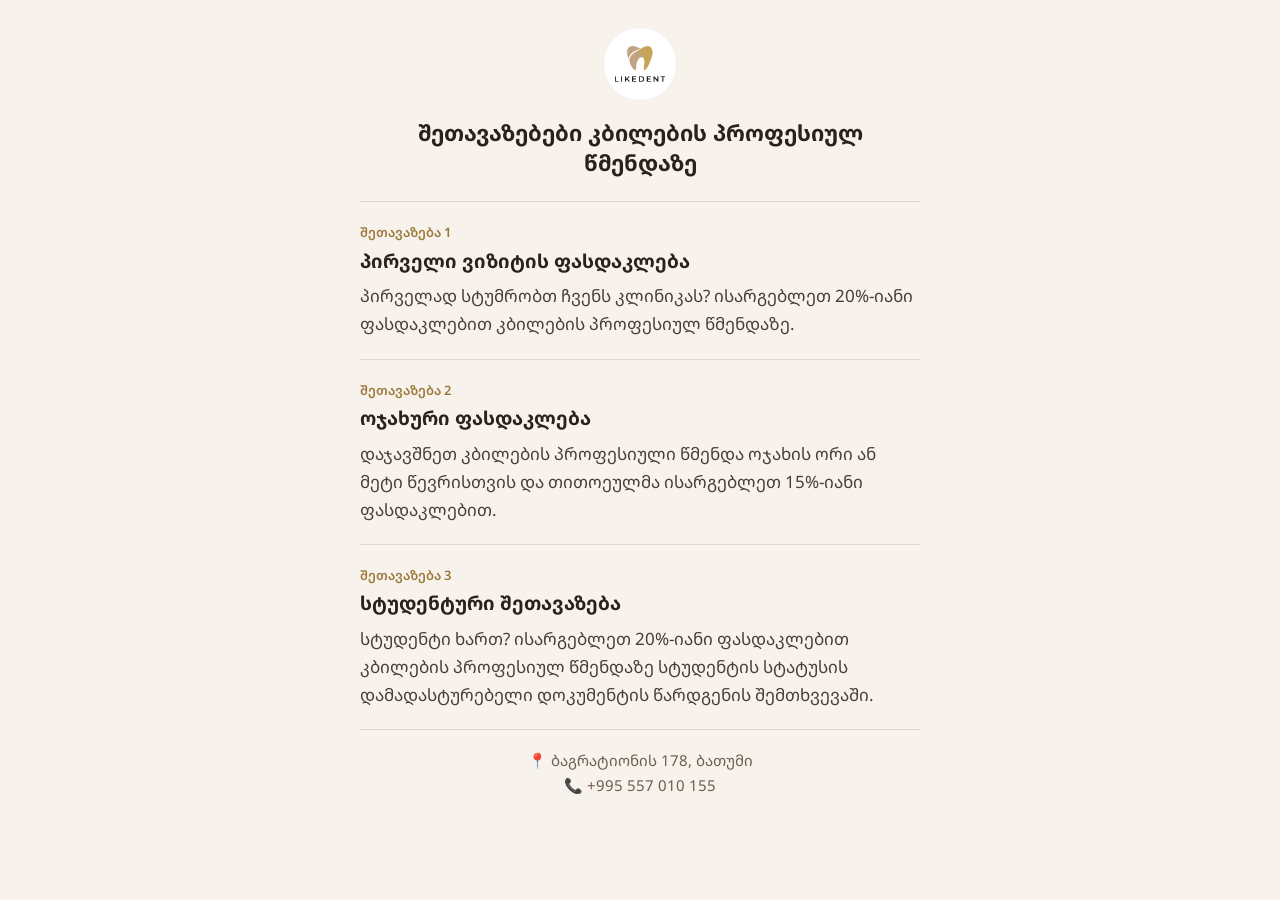
<file: offers/likedent.html>
<!DOCTYPE html>
<html lang="ka"><head><meta charset="utf-8">
<meta name="viewport" content="width=device-width,initial-scale=1">
<title>Likedent · შეთავაზებები</title>
<meta name="robots" content="noindex">
<link rel="icon" href="../clients/likedent/media/avatar.jpg">
<link href="https://fonts.googleapis.com/css2?family=Noto+Sans+Georgian:wght@400;600;700&display=swap" rel="stylesheet">
<style>
body{margin:0;background:#F7F2EC;color:#2B211C;font:400 17px/1.65 "Noto Sans Georgian",-apple-system,system-ui,sans-serif;-webkit-font-smoothing:antialiased}
.wrap{max-width:560px;margin:0 auto;padding:28px 22px 40px}
img{width:72px;height:72px;border-radius:50%;display:block;margin:0 auto 18px}
h1{font-size:22px;line-height:1.35;margin:0 0 24px;text-align:center;font-weight:700}
section{padding:20px 0;border-top:1px solid #E2D6C8}
.n{font-size:13px;font-weight:600;color:#9C7A3C;margin:0 0 4px}
h2{font-size:19px;line-height:1.4;margin:0 0 8px;font-weight:700}
p{margin:0;color:#4A3D35}
footer{border-top:1px solid #E2D6C8;padding-top:18px;text-align:center;font-size:15px;color:#6E5E50}
</style></head>
<body><div class="wrap">
<img src="../clients/likedent/media/avatar.jpg" alt="Likedent">
<h1>შეთავაზებები კბილების პროფესიულ წმენდაზე</h1>

<section>
<div class="n">შეთავაზება 1</div>
<h2>პირველი ვიზიტის ფასდაკლება</h2>
<p>პირველად სტუმრობთ ჩვენს კლინიკას? ისარგებლეთ 20%-იანი ფასდაკლებით კბილების პროფესიულ წმენდაზე.</p>
</section>

<section>
<div class="n">შეთავაზება 2</div>
<h2>ოჯახური ფასდაკლება</h2>
<p>დაჯავშნეთ კბილების პროფესიული წმენდა ოჯახის ორი ან მეტი წევრისთვის და თითოეულმა ისარგებლეთ 15%-იანი ფასდაკლებით.</p>
</section>

<section>
<div class="n">შეთავაზება 3</div>
<h2>სტუდენტური შეთავაზება</h2>
<p>სტუდენტი ხართ? ისარგებლეთ 20%-იანი ფასდაკლებით კბილების პროფესიულ წმენდაზე სტუდენტის სტატუსის დამადასტურებელი დოკუმენტის წარდგენის შემთხვევაში.</p>
</section>

<footer>📍 ბაგრატიონის 178, ბათუმი<br>📞 +995 557 010 155</footer>
</div></body></html>
</file>
<file: ig.css>
*{box-sizing:border-box}
html,body{margin:0;height:100%}
body{font-family:-apple-system,BlinkMacSystemFont,"SF Pro Text","Helvetica Neue","Noto Sans Georgian",Arial,sans-serif;-webkit-font-smoothing:antialiased;background:#ECE6DE;color:#000}
:root{--bg:#fff;--fg:#000;--sub:#737373;--btn:#EFEFEF;--line:#DBDBDB;--input:#fff;--link:#0095F6;--pink:#F6C6D8;--yellow:#FFE58A}
body.dark{--bg:#000;--fg:#F5F5F5;--sub:#A8A8A8;--btn:#262626;--line:#262626;--input:#121212;background:#15110E}
button{font-family:inherit}
.app{position:relative;width:390px;max-width:100%;height:min(844px,calc(100vh - 90px));background:var(--bg);color:var(--fg);border-radius:38px;overflow:hidden;box-shadow:0 0 0 10px #0B0B0C,0 30px 60px -20px rgba(30,20,10,.45)}
.view{position:absolute;inset:0;overflow-y:auto;overflow-x:hidden;scrollbar-width:none;-webkit-overflow-scrolling:touch}
.view::-webkit-scrollbar{display:none}
.view[hidden]{display:none}
.nav{position:sticky;top:0;z-index:3;background:var(--bg);height:50px;display:flex;align-items:center;gap:12px;padding:0 14px}
.nav .uname{flex:1;font-weight:700;font-size:21px;letter-spacing:-.2px;min-width:0;overflow:hidden;text-overflow:ellipsis;white-space:nowrap}
.ibtn{appearance:none;border:0;background:none;color:var(--fg);padding:4px;cursor:pointer;display:grid;place-items:center}
.ibtn:focus-visible,.tile:focus-visible{outline:2px solid var(--link);outline-offset:-2px;border-radius:6px}
.prof{display:flex;align-items:center;gap:18px;padding:10px 16px 0}
.av{width:86px;height:86px;border-radius:50%;overflow:hidden;border:1px solid var(--line);flex:0 0 auto;background:#111}
.av img{width:100%;height:100%;object-fit:cover;display:block}
.pinfo{flex:1;min-width:0;display:flex;flex-direction:column;gap:8px}
.dname{font-weight:600;font-size:14.5px}
.stats{display:flex;gap:22px}
.stat{display:flex;flex-direction:column;line-height:1.2}.stat b{font-size:16px}.stat span{font-size:14px}
.bio{padding:12px 16px 0;font-size:14px;line-height:1.38;white-space:pre-line}
.acts{display:flex;gap:7px;padding:14px 16px 0}
.acts span{flex:1;height:33px;border-radius:9px;background:var(--btn);display:flex;align-items:center;justify-content:center;font-weight:600;font-size:14.5px}
.tabs{display:flex;margin-top:16px;border-bottom:1px solid var(--line)}
.tabs span{flex:1;display:flex;justify-content:center;padding:9px 0 10px;color:var(--sub);position:relative}
.tabs span:first-child{color:var(--fg)}
.tabs span:first-child::after{content:"";position:absolute;left:18%;right:18%;bottom:-1px;height:1.5px;background:var(--fg)}
.grid{display:grid;grid-template-columns:repeat(3,1fr);gap:1.5px;padding-bottom:40px}
.tile{position:relative;aspect-ratio:3/4;overflow:hidden;background:var(--btn);cursor:pointer;border:0;padding:0;display:block;width:100%}
.tile img{width:100%;height:100%;object-fit:cover;display:block;pointer-events:none;-webkit-user-drag:none;user-select:none}
.tile .badge{position:absolute;top:7px;right:7px;filter:drop-shadow(0 0 2px rgba(0,0,0,.5))}
.tile .cc{position:absolute;left:6px;bottom:6px;background:rgba(0,0,0,.62);color:#fff;font-size:11.5px;font-weight:600;border-radius:10px;padding:2px 7px}
.tile .vb{position:absolute;top:32px;right:6px;background:rgba(0,0,0,.62);color:#fff;font-size:11px;font-weight:700;border-radius:10px;padding:2px 7px}
.tile .st{position:absolute;left:6px;top:6px;border-radius:10px;padding:2px 7px;font-size:11px;font-weight:700;color:#2B211C}
.tile .st.approved{background:var(--yellow)}.tile .st.changes{background:var(--pink)}
.ptop{position:sticky;top:0;z-index:3;background:var(--bg);height:48px;display:flex;align-items:center;gap:8px;padding:0 8px}
.ptop .t{flex:1;text-align:center;margin-right:36px;line-height:1.15}
.ptop .t small{display:block;font-size:12.5px;color:var(--sub);font-weight:600}.ptop .t b{font-size:16px}
.post{padding-bottom:18px}
.ph{display:flex;align-items:center;gap:10px;padding:8px 12px}
.ph .mini{width:32px;height:32px;border-radius:50%;overflow:hidden;background:#111;flex:0 0 auto}
.ph .mini img{width:100%;height:100%;object-fit:cover;display:block}
.ph b{flex:1;font-size:14px}
.media{position:relative;background:var(--btn)}
.track{display:flex;overflow-x:auto;scroll-snap-type:x mandatory;scrollbar-width:none}
.track::-webkit-scrollbar{display:none}
.track img{flex:0 0 100%;width:100%;aspect-ratio:4/5;object-fit:cover;display:block;scroll-snap-align:start}
.media video{width:100%;aspect-ratio:4/5;object-fit:cover;display:block;background:#000;cursor:pointer}
.cnt{position:absolute;top:12px;right:12px;background:rgba(0,0,0,.6);color:#fff;font-size:12px;font-weight:600;padding:3px 8px;border-radius:12px}
.mute,.full{position:absolute;bottom:12px;width:30px;height:30px;border-radius:50%;background:rgba(0,0,0,.55);border:0;display:grid;place-items:center;cursor:pointer;padding:0;color:#fff}
.mute{right:12px}.full{right:50px}
.playov{position:absolute;inset:0;display:grid;place-items:center;pointer-events:none}
.playov[hidden]{display:none}
.pa{display:flex;align-items:center;gap:14px;padding:10px 12px 4px;position:relative}
.pa .sp{flex:1}
.dots{position:absolute;left:50%;top:50%;transform:translate(-50%,-50%);display:flex;gap:4px}
.dots i{width:6px;height:6px;border-radius:50%;background:var(--sub);opacity:.45}.dots i.on{background:var(--link);opacity:1}
.cap{padding:2px 12px 0;font-size:14px;line-height:1.42;white-space:pre-line;word-break:break-word}
.cap b{font-weight:600;margin-right:5px}
.cap .more{color:var(--sub);cursor:pointer;background:none;border:0;padding:0;font:inherit}
.cmts{padding:6px 12px 0;display:flex;flex-direction:column;gap:6px}
.cm{font-size:14px;line-height:1.38;white-space:pre-line;word-break:break-word}
.cm b{font-weight:600;margin-right:5px}
.cm small{display:block;color:var(--sub);font-size:11.5px;margin-top:1px}
.cm.ok{color:#8a6d00}body.dark .cm.ok{color:#FFE58A}
.addbtn{display:flex;align-items:center;gap:10px;padding:8px 12px 0;width:100%;appearance:none;border:0;background:none;color:var(--sub);font:14px inherit;text-align:left;cursor:pointer}
.addbtn .mini{width:26px;height:26px;border-radius:50%;background:var(--btn);flex:0 0 auto;display:grid;place-items:center;font-size:12px;font-weight:700}
.apv{margin:10px 12px 0;display:flex;gap:8px}
.apv button{flex:1;appearance:none;border:1px solid var(--line);background:var(--bg);color:var(--fg);border-radius:10px;padding:9px 10px;font-weight:600;font-size:14px;cursor:pointer;display:flex;align-items:center;justify-content:center;gap:6px}
.apv button.done{background:var(--yellow);border-color:var(--yellow);color:#2B211C}
.pdate{padding:8px 12px 0;font-size:12px;color:var(--sub)}
.toast{position:absolute;left:50%;bottom:22px;transform:translateX(-50%);background:var(--fg);color:var(--bg);font-size:13.5px;padding:9px 14px;border-radius:10px;z-index:30;max-width:88%;text-align:center}
.toast[hidden]{display:none}
.status{position:absolute;left:0;right:0;bottom:0;z-index:4;background:var(--btn);color:var(--sub);font-size:12px;text-align:center;padding:5px 8px}
.status[hidden]{display:none}
/* comment sheet */
.sheet{position:absolute;inset:0;z-index:40;background:rgba(0,0,0,.5);display:flex;align-items:flex-start;justify-content:center;padding:14px 10px}
.sheet[hidden]{display:none}
.sheet form{width:100%;background:var(--bg);color:var(--fg);border-radius:16px;padding:14px;display:flex;flex-direction:column;gap:10px;box-shadow:0 10px 30px rgba(0,0,0,.3)}
.sheet .sh{display:flex;gap:10px;align-items:center}
.sheet .sh img{width:46px;height:58px;object-fit:cover;border-radius:6px;flex:0 0 auto}
.sheet .sh div{font-size:13px;line-height:1.35;color:var(--sub);overflow:hidden;display:-webkit-box;-webkit-line-clamp:3;-webkit-box-orient:vertical}
.sheet .sh b{color:var(--fg);display:block;font-size:13.5px}
.sheet label{font-size:12.5px;font-weight:600;color:var(--sub);display:flex;flex-direction:column;gap:5px}
.sheet input,.sheet textarea{border:1px solid var(--line);background:var(--input);color:var(--fg);border-radius:10px;padding:10px 12px;font:16px inherit;font-family:inherit}
.sheet textarea{min-height:96px;resize:vertical}
.sheet .row{display:flex;gap:8px}
.sheet .row button{flex:1;appearance:none;border:0;border-radius:10px;padding:12px;font-weight:600;font-size:15px;cursor:pointer}
.sheet .ok{background:var(--link);color:#fff}.sheet .ok:disabled{opacity:.5}.sheet .no{background:var(--btn);color:var(--fg)}
/* fullscreen reels */
.reelv{position:absolute;inset:0;z-index:20;background:#000}
.rv-list{position:absolute;inset:0;overflow-y:auto;scroll-snap-type:y mandatory;scrollbar-width:none}
.rv-list::-webkit-scrollbar{display:none}
.rv-item{position:relative;height:100%;scroll-snap-align:start;scroll-snap-stop:always}
.rv-item video{width:100%;height:100%;object-fit:contain;display:block;background:#000}
.rv-play{position:absolute;inset:0;display:grid;place-items:center;pointer-events:none}
.rv-play[hidden]{display:none}
.rv-close{position:absolute;top:12px;left:10px;z-index:3;appearance:none;border:0;background:rgba(0,0,0,.25);border-radius:50%;width:40px;height:40px;display:grid;place-items:center;cursor:pointer}
.rv-side{position:absolute;right:8px;bottom:110px;display:flex;flex-direction:column;gap:18px;align-items:center}
.rv-btn{appearance:none;border:0;background:none;color:#fff;display:flex;flex-direction:column;align-items:center;gap:4px;cursor:pointer;filter:drop-shadow(0 1px 2px rgba(0,0,0,.6))}
.rv-btn svg{width:28px;height:28px}
.rv-btn small{font-size:11px;font-weight:600}
.rv-cap{position:absolute;left:12px;right:70px;bottom:24px;color:#fff;font-size:14px;line-height:1.4;white-space:pre-line;text-shadow:0 1px 3px rgba(0,0,0,.7)}
.rv-cap b{display:block;margin-bottom:4px}
</file>
<file: hub.css>
/* Like Dent client hub. Palette from Gia: deep mustard, graphite greys, emerald.
   Mustard is the one loud colour (new patients, the active place); everything else stays quiet. */
@import url('https://fonts.googleapis.com/css2?family=Noto+Sans+Georgian:wght@400..800&display=swap');

:root{
  --mustard:#A07800; --mustard-ink:#7A5B00; --mustard-tint:#F5EBC9;
  --emerald:#0E6B53; --emerald-ink:#0B5A45; --emerald-tint:#D9EEE6;
  --ink:#1C1F22; --ink-2:#4A5056; --slate:#6B7278; --mist:#E6E9EB; --canvas:#F3F4F5; --surface:#FFFFFF;
  --glass:rgba(255,255,255,.72); --scrim:rgba(20,23,26,.44);
  --r-xl:22px; --r-lg:16px; --r-md:12px; --r-sm:9px;
  --font:"Noto Sans Georgian",-apple-system,BlinkMacSystemFont,"SF Pro Text",system-ui,sans-serif;
  --ease:cubic-bezier(.22,1,.36,1);
  --side:252px; --tabbar:64px;
  /* old names still used by hub-admin.html */
  --h-bg:var(--canvas);--h-card:var(--surface);--h-fg:var(--ink);--h-sub:var(--slate);--h-line:var(--mist);--h-soft:var(--canvas);
  --h-gold:var(--mustard-ink);--h-gold-btn:var(--mustard);--h-emer:var(--emerald);--h-emer-btn:var(--emerald);--h-shadow:none;
}
body.dark{
  --mustard:#D9A821; --mustard-ink:#E8BE4A; --mustard-tint:#3A3015;
  --emerald:#33B88E; --emerald-ink:#5DD0AA; --emerald-tint:#14382D;
  --ink:#ECEEEF; --ink-2:#C2C7CB; --slate:#979EA4; --mist:#2B3034; --canvas:#16191B; --surface:#1F2326;
  --glass:rgba(31,35,38,.72); --scrim:rgba(0,0,0,.6);
}

/* ---------- shell ---------- */
body.hubbed{background:var(--canvas);color:var(--ink);font-family:var(--font);-webkit-font-smoothing:antialiased;overflow:hidden}
body.hubbed .note{display:none}
.shell{position:fixed;inset:0;display:grid;grid-template-columns:var(--side) minmax(0,1fr);background:var(--canvas);color:var(--ink);font-family:var(--font)}
.side{display:flex;flex-direction:column;gap:6px;padding:22px 14px 18px;border-right:1px solid var(--mist);background:var(--surface)}
.brand{display:flex;align-items:center;gap:11px;padding:2px 8px 22px}
.brand img{width:38px;height:38px;border-radius:50%;object-fit:cover;background:#111;flex:0 0 auto}
.brand b{display:block;font-size:15.5px;font-weight:700;letter-spacing:-.01em}
.brand small{display:block;font-size:12.5px;color:var(--slate)}
.nav-i{appearance:none;border:0;background:none;color:var(--ink-2);font:500 15px/1 var(--font);display:flex;align-items:center;gap:12px;padding:11px 12px;border-radius:var(--r-md);cursor:pointer;text-align:left;transition:background .2s var(--ease),color .2s var(--ease)}
.nav-i svg{flex:0 0 auto;opacity:.85}
.nav-i:hover{background:var(--canvas)}
.nav-i[aria-current="page"]{background:var(--ink);color:var(--surface);font-weight:600}
.nav-i[aria-current="page"] svg{opacity:1}
.nav-i[hidden]{display:none}
.nav-i .n{margin-left:auto;min-width:22px;height:22px;border-radius:11px;background:var(--mustard);color:#fff;font-size:12px;font-weight:700;display:grid;place-items:center;padding:0 7px}
.nav-i .n[hidden]{display:none}
.side .grow{flex:1}
.side .foot{display:flex;gap:6px;padding:0 4px}
.icon-btn{appearance:none;border:1px solid var(--mist);background:var(--surface);color:var(--ink-2);width:38px;height:38px;border-radius:50%;display:grid;place-items:center;cursor:pointer;transition:background .2s var(--ease)}
.icon-btn:hover{background:var(--canvas)}

.main{position:relative;min-width:0;overflow:hidden;display:flex;flex-direction:column}
.pane{position:absolute;inset:0;overflow-y:auto;overflow-x:hidden;-webkit-overflow-scrolling:touch;overscroll-behavior:contain}
.pane[hidden]{display:none}
.head{display:flex;align-items:flex-end;gap:18px;flex-wrap:wrap;padding:34px 40px 22px;max-width:1240px;margin:0 auto}
.head .ttl{flex:1;min-width:240px}
.head h1{margin:0;font-size:34px;line-height:1.12;font-weight:700;letter-spacing:-.022em}
.head p{margin:6px 0 0;font-size:15px;line-height:1.45;color:var(--slate);max-width:62ch}
.body{max-width:1240px;margin:0 auto;padding:0 40px 56px}

/* buttons */
.btn{appearance:none;border:1px solid var(--mist);background:var(--surface);color:var(--ink);font:600 14px/1 var(--font);border-radius:999px;padding:11px 18px;cursor:pointer;display:inline-flex;align-items:center;gap:8px;text-decoration:none;white-space:nowrap;transition:transform .15s var(--ease),background .2s var(--ease),border-color .2s var(--ease)}
.btn:hover{border-color:var(--slate)}
.btn:active{transform:scale(.97)}
.btn.primary{background:var(--ink);border-color:var(--ink);color:var(--surface)}
.btn.mustard{background:var(--mustard);border-color:var(--mustard);color:#fff}
.btn.emerald{background:var(--emerald);border-color:var(--emerald);color:#fff}
.btn.sm{padding:8px 13px;font-size:13px}
.btn:disabled{opacity:.45;cursor:default;transform:none}
.btn:focus-visible,.icon-btn:focus-visible,.nav-i:focus-visible,.seg button:focus-visible,.chip:focus-visible,.lead:focus-visible,.tile2:focus-visible,.tabbar button:focus-visible{outline:2px solid var(--mustard);outline-offset:2px}

/* segmented control with a sliding thumb */
.seg{position:relative;display:inline-flex;background:var(--mist);border-radius:999px;padding:3px;gap:0;max-width:100%;overflow-x:auto;scrollbar-width:none}
.seg::-webkit-scrollbar{display:none}
.seg .thumb{position:absolute;top:3px;bottom:3px;left:0;border-radius:999px;background:var(--surface);box-shadow:0 1px 2px rgba(0,0,0,.08),0 2px 8px rgba(0,0,0,.06);transition:transform .38s var(--ease),width .38s var(--ease)}
body.dark .seg .thumb{background:#3A4045}
.seg button{position:relative;z-index:1;appearance:none;border:0;background:none;color:var(--ink-2);font:600 13.5px/1 var(--font);padding:9px 16px;border-radius:999px;cursor:pointer;white-space:nowrap}
.seg button[aria-pressed="true"]{color:var(--ink)}

/* phone tab bar */
.tabbar{display:none}
.mtop{display:none}

/* ---------- content: platform previews ---------- */
.plat[hidden]{display:none}
body.hubbed .stage{min-height:0;padding:6px 0 40px;justify-content:flex-start}
body.hubbed .app{height:min(844px,calc(100vh - 190px));box-shadow:0 0 0 10px #1C1F22,0 40px 80px -30px rgba(20,23,26,.45)}
body.dark.hubbed .app{box-shadow:0 0 0 10px #000,0 40px 80px -30px rgba(0,0,0,.8)}
.hint{font-size:13.5px;color:var(--slate);text-align:center;margin:0 auto 18px;max-width:52ch;line-height:1.5}

.st-chip{display:inline-flex;align-items:center;gap:5px;font:700 11.5px/1 var(--font);border-radius:999px;padding:5px 9px;white-space:nowrap}
.st-chip.approved{background:var(--emerald-tint);color:var(--emerald-ink)}
.st-chip.changes{background:#FBE1E6;color:#9B2C45}
body.dark .st-chip.changes{background:#47202A;color:#F3A9BA}
.st-chip.posted{background:var(--mist);color:var(--slate)}

/* Instagram on a computer */
.igw{max-width:935px;margin:0 auto;background:var(--surface);border-radius:var(--r-xl);padding:40px 44px 44px;border:1px solid var(--mist)}
.igw-h{display:grid;grid-template-columns:150px 1fr;gap:56px;align-items:center;margin-bottom:40px}
.igw-h img{width:150px;height:150px;border-radius:50%;object-fit:cover;background:#111}
.igw-u{display:flex;align-items:center;gap:12px;flex-wrap:wrap;font-size:20px}
.igw-u span{font:600 13.5px var(--font);background:var(--mist);border-radius:8px;padding:8px 14px}
.igw-s{display:flex;gap:36px;margin:18px 0;font-size:15.5px}
.igw-b{font-size:14px;line-height:1.5;white-space:pre-line}
.igw-b b{display:block}
.igw-tabs{display:flex;justify-content:center;gap:56px;border-top:1px solid var(--mist);margin:0 -44px 4px;font:600 12.5px var(--font);color:var(--slate)}
.igw-tabs span{padding:16px 0}.igw-tabs span:first-child{color:var(--ink);box-shadow:inset 0 1px 0 var(--ink)}
.igw-g{display:grid;grid-template-columns:repeat(3,1fr);gap:4px}
.tile2{position:relative;aspect-ratio:3/4;border:0;padding:0;background:var(--mist);cursor:pointer;overflow:hidden;display:block;width:100%}
.tile2 img{width:100%;height:100%;object-fit:cover;display:block;transition:transform .5s var(--ease)}
.tile2:hover img{transform:scale(1.03)}
.tile2 .st-chip{position:absolute;left:8px;top:8px}
.tile2 .kind{position:absolute;right:8px;top:8px;color:#fff;filter:drop-shadow(0 1px 2px rgba(0,0,0,.5))}
.tile2 .ov{position:absolute;inset:0;background:rgba(0,0,0,.32);opacity:0;transition:opacity .2s var(--ease);display:grid;place-items:center;color:#fff;font:600 14px var(--font)}
.tile2:hover .ov{opacity:1}

/* Facebook page */
.fbw{max-width:620px;margin:0 auto}
.fb-cover{position:relative;aspect-ratio:2048/779;border-radius:var(--r-xl) var(--r-xl) 0 0;overflow:hidden;background:#2a2f33}
.fb-cover img{width:100%;height:100%;object-fit:cover;display:block}
.fb-id{background:var(--surface);border:1px solid var(--mist);border-top:0;border-radius:0 0 var(--r-xl) var(--r-xl);padding:0 28px 18px;display:flex;align-items:flex-end;gap:18px;margin-bottom:18px}
.fb-id img{position:relative;z-index:1;width:132px;height:132px;border-radius:50%;object-fit:cover;border:4px solid var(--surface);margin-top:-66px;background:#fff}
.fb-id b{display:block;font-size:24px;letter-spacing:-.01em}
.fb-id small{color:var(--slate);font-size:14px}
.fbp{background:var(--surface);border:1px solid var(--mist);border-radius:var(--r-lg);margin-bottom:16px;overflow:hidden;cursor:pointer}
.fbp header{display:flex;align-items:center;gap:10px;padding:14px 16px 8px}
.fbp header img{width:40px;height:40px;border-radius:50%;object-fit:cover;background:#111}
.fbp header div{flex:1;min-width:0;line-height:1.3}
.fbp header b{display:block;font-size:14.5px}
.fbp header small{color:var(--slate);font-size:12.5px}
.fbp .tx{margin:0 16px 12px;font-size:14.5px;line-height:1.5;white-space:pre-line;max-height:6em;overflow:hidden}
.fbp .md{position:relative;background:#000;aspect-ratio:4/5}
.fbp .md img{display:block;width:100%;height:100%;object-fit:cover}
.fbcar{position:relative}
.fbtrack{display:flex;gap:8px;overflow-x:auto;scroll-snap-type:x mandatory;padding:0 16px 4px;scrollbar-width:none;scroll-padding:0 16px}
.fbtrack::-webkit-scrollbar{display:none}
.fbcard{flex:0 0 72%;aspect-ratio:4/5;border-radius:8px;overflow:hidden;border:1px solid var(--mist);scroll-snap-align:start;background:var(--mist)}
.fbcard img{width:100%;height:100%;object-fit:cover;object-position:center;display:block}
.fbcar .car-btn[hidden]{display:none}
.play{position:absolute;left:50%;top:50%;width:64px;height:64px;margin:-32px 0 0 -32px;border-radius:50%;background:rgba(0,0,0,.55);display:grid;place-items:center;color:#fff;backdrop-filter:blur(6px)}
.fbp footer{display:flex;border-top:1px solid var(--mist);margin:0 16px;padding:4px 0;color:var(--slate);font:600 13.5px var(--font)}
.fbp footer span{flex:1;text-align:center;padding:9px 0}

/* YouTube channel */
.ytw{max-width:1100px;margin:0 auto}
.yt-banner{aspect-ratio:2120/351;border-radius:var(--r-xl);overflow:hidden;background:#2a2f33}
.yt-banner img{width:100%;height:100%;object-fit:cover}
.yt-id{display:flex;align-items:center;gap:22px;padding:22px 4px 8px}
.yt-id img{width:120px;height:120px;border-radius:50%;object-fit:cover;background:#111}
.yt-id b{display:block;font-size:30px;letter-spacing:-.02em;line-height:1.15}
.yt-id small{display:block;color:var(--slate);font-size:14px;margin-top:4px}
.yt-tabs{display:flex;gap:26px;border-bottom:1px solid var(--mist);margin:10px 0 22px;font:600 15px var(--font);color:var(--slate)}
.yt-tabs span{padding:12px 0}.yt-tabs span.on{color:var(--ink);box-shadow:inset 0 -2px 0 var(--ink)}
.yt-sec{font-size:20px;font-weight:700;letter-spacing:-.01em;margin:6px 0 14px}
.yt-shorts{display:grid;grid-template-columns:repeat(auto-fill,minmax(176px,1fr));gap:18px 14px;margin-bottom:34px}
.ys{appearance:none;border:0;padding:0;background:none;color:inherit;text-align:left;cursor:pointer;font-family:var(--font)}
.ys .th{position:relative;aspect-ratio:9/16;border-radius:var(--r-md);overflow:hidden;background:var(--mist)}
.ys .th img{width:100%;height:100%;object-fit:cover;display:block;transition:transform .5s var(--ease)}
.ys:hover .th img{transform:scale(1.03)}
.ys .th .st-chip{position:absolute;left:8px;top:8px}
.ys b{display:block;font-size:14.5px;line-height:1.35;margin-top:9px;display:-webkit-box;-webkit-line-clamp:2;-webkit-box-orient:vertical;overflow:hidden}
.ys small{color:var(--slate);font-size:12.5px}
.yt-posts{display:grid;grid-template-columns:repeat(auto-fill,minmax(300px,1fr));gap:16px}
.ycp{background:var(--surface);border:1px solid var(--mist);border-radius:var(--r-lg);overflow:hidden;cursor:pointer;display:flex;flex-direction:column}
.ycp header{display:flex;align-items:center;gap:10px;padding:14px 16px 6px;font-size:14px}
.ycp header img{width:32px;height:32px;border-radius:50%;object-fit:cover}
.ycp header b{flex:1}
.ycp p{margin:4px 16px 12px;font-size:14px;line-height:1.5;white-space:pre-line;max-height:4.5em;overflow:hidden}
.ycp img.m{width:100%;aspect-ratio:4/5;object-fit:cover;display:block;margin-top:auto}

/* post window: looks like the platform it was opened from; the review strip at the bottom is ours */
.pm{position:fixed;inset:0;z-index:70;background:rgba(0,0,0,.66);display:flex;align-items:center;justify-content:center;padding:40px 64px}
.pm[hidden]{display:none}
.pm-x{position:fixed;top:14px;right:18px;z-index:3;appearance:none;border:0;background:none;color:#fff;cursor:pointer;padding:8px;display:grid;place-items:center}
.pm-x svg{width:26px;height:26px}
.pm-card{position:relative;display:grid;grid-template-columns:minmax(0,1fr) 405px;width:min(1180px,100%);height:min(860px,100%);background:#fff;color:#000;overflow:hidden;animation:pmIn .32s var(--ease)}
@keyframes pmIn{from{opacity:0;transform:scale(.98)}to{opacity:1;transform:none}}
.pm-media{background:#000;display:flex;align-items:center;justify-content:center;position:relative;min-height:0;min-width:0}
.pm-media>video,.pm-media>img{max-width:100%;max-height:100%;display:block;object-fit:contain}
.pm-media .car{display:flex;overflow-x:auto;scroll-snap-type:x mandatory;width:100%;height:100%;scrollbar-width:none}
.pm-media .car::-webkit-scrollbar{display:none}
.pm-media .car img{flex:0 0 100%;width:100%;height:100%;object-fit:contain;scroll-snap-align:center}
.car-btn{position:absolute;top:50%;margin-top:-15px;width:30px;height:30px;border-radius:50%;border:0;background:rgba(255,255,255,.85);color:#262626;display:grid;place-items:center;cursor:pointer;box-shadow:0 1px 4px rgba(0,0,0,.25)}
.car-btn.prev{left:12px}.car-btn.next{right:12px}
.car-dots{position:absolute;bottom:14px;left:0;right:0;display:flex;justify-content:center;gap:4px}
.car-dots i{width:6px;height:6px;border-radius:50%;background:rgba(255,255,255,.45)}
.car-dots i.on{background:#fff}
.pm-side{display:flex;flex-direction:column;min-height:0;min-width:0}
.ini{width:32px;height:32px;border-radius:50%;flex:0 0 auto;display:grid;place-items:center;font:700 13px var(--font);background:#EFEFEF;color:#555}
.rv{border-top:1px solid #DBDBDB;background:#F7F7F8;padding:12px 14px;display:flex;flex-direction:column;gap:10px;font-family:var(--font)}
.rv .pm-vars{display:flex;gap:6px;flex-wrap:wrap}
.rv .chip{padding:6px 11px;font-size:12.5px}
.rv-b{display:flex;gap:8px}
.rv-b .btn{flex:1;justify-content:center;padding:11px 10px;min-width:0;white-space:normal;line-height:1.2;text-align:center}
.rv-b .rv-link{flex:0 0 auto;padding:11px 13px}
.lnk{display:flex;gap:6px;align-items:center}
.lnk[hidden]{display:none}
.lnk input{flex:1;min-width:0;font:13px var(--font);color:var(--ink);background:#fff;border:1px solid var(--mist);border-radius:10px;padding:9px 10px}
.lnk small{flex-basis:100%;color:var(--emerald-ink);font:600 12.5px var(--font)}
.lnk{flex-wrap:wrap}
.yt-id .yt-sub{margin-left:auto}

/* Instagram on a computer */
.pm--ig .pm-card{border-radius:4px}
.pm--ig .pm-side{border-left:1px solid #EFEFEF;font:14px/1.4 -apple-system,BlinkMacSystemFont,"Segoe UI",Roboto,"Noto Sans Georgian",Helvetica,Arial,sans-serif;color:#000}
.ig-h{display:flex;align-items:center;gap:12px;padding:14px 16px;border-bottom:1px solid #EFEFEF}
.ig-h img{width:32px;height:32px;border-radius:50%;object-fit:cover;border:1px solid #EFEFEF}
.ig-h b{flex:1;font-weight:600}
.ig-dots{letter-spacing:1px;color:#000}
.ig-sc{flex:1;overflow-y:auto;padding:14px 16px;display:flex;flex-direction:column;gap:16px}
.ig-c{display:flex;gap:14px;align-items:flex-start}
.ig-c img{width:32px;height:32px;border-radius:50%;object-fit:cover;border:1px solid #EFEFEF;flex:0 0 auto}
.ig-c>div{white-space:pre-line;word-break:break-word;min-width:0}
.ig-c b{font-weight:600}
.ig-c small{display:block;color:#737373;font-size:12px;margin-top:8px}
.ig-a{display:flex;gap:14px;padding:8px 14px 4px;border-top:1px solid #EFEFEF;color:#000}
.ig-a .sp{flex:1}
.ig-l{padding:2px 16px 12px}
.ig-l b{display:block;font-weight:600;font-size:14px}
.ig-l small{display:block;color:#737373;font-size:11.5px;margin-top:4px}

/* Facebook */
.pm--fb{background:rgba(0,0,0,.82)}
.pm--fb .pm-card{border-radius:10px;grid-template-columns:minmax(0,1fr) 380px;background:#fff}
.pm--fb .pm-side{font:15px/1.4 -apple-system,BlinkMacSystemFont,"Segoe UI",Roboto,"Noto Sans Georgian",Helvetica,Arial,sans-serif;color:#050505}
.fb-h{display:flex;align-items:center;gap:10px;padding:16px}
.fb-h img{width:40px;height:40px;border-radius:50%;object-fit:cover}
.fb-h b{display:block;font-size:15px;font-weight:600}
.fb-h small{color:#65676B;font-size:13px}
.fb-sc{flex:1;overflow-y:auto;padding:0 16px 12px}
.fb-tx{margin:0 0 12px;white-space:pre-line}
.fb-re{display:flex;border-top:1px solid #CED0D4;border-bottom:1px solid #CED0D4;margin-bottom:12px;color:#65676B;font-weight:600;font-size:14px}
.fb-re span{flex:1;display:flex;align-items:center;justify-content:center;gap:6px;padding:8px 0}
.fb-c{display:flex;gap:8px;margin-bottom:10px}
.fb-c .bub{background:#F0F2F5;border-radius:18px;padding:8px 12px;font-size:14px;white-space:pre-line}
.fb-c .bub b{display:block;font-size:13px}
.fb-c small{color:#65676B;font-size:12px;padding-left:12px}

/* YouTube Shorts */
.pm--yt{background:rgba(15,15,15,.94)}
.pm--yt .pm-card{background:transparent;grid-template-columns:auto 400px;gap:24px;width:auto;height:auto;max-width:100%;max-height:100%;overflow:visible}
.pm--yt .pm-media{background:#000;border-radius:14px;overflow:hidden;aspect-ratio:9/16;height:auto;width:min(calc((100vh - 80px) * 9 / 16),calc(100vw - 552px))}
.pm--yt:not(.is-video) .pm-media{aspect-ratio:4/5;width:min(calc((100vh - 80px) * 4 / 5),calc(100vw - 552px))}
.pm--yt .pm-media>video,.pm--yt .pm-media>img{width:100%;height:100%;max-width:none;max-height:none;object-fit:cover}
.pm--yt .pm-side{max-height:calc(100vh - 80px);background:#fff;border-radius:14px;overflow:hidden;font:14px/1.45 Roboto,-apple-system,"Noto Sans Georgian",Arial,sans-serif;color:#0F0F0F}
.yt-sc{flex:1;overflow-y:auto;padding:18px}
.yt-t{margin:0 0 14px;font-size:18px;font-weight:700;line-height:1.35}
.yt-ch{display:flex;align-items:center;gap:12px;margin-bottom:14px}
.yt-ch img{width:40px;height:40px;border-radius:50%;object-fit:cover}
.yt-ch div{flex:1;line-height:1.3}
.yt-ch b{display:block;font-size:15px}
.yt-ch small{color:#606060;font-size:12px}
.yt-sub{background:#0F0F0F;color:#fff;border-radius:18px;padding:9px 15px;font-weight:600;font-size:13.5px}
.yt-desc{background:#F2F2F2;border-radius:12px;padding:12px;white-space:pre-line;margin-bottom:18px}
.yt-cm-h{font-weight:700;font-size:16px;margin-bottom:12px}
.yt-c{display:flex;gap:12px;margin-bottom:14px}
.yt-c b{font-size:13px}.yt-c small{color:#606060;font-size:12px}
.yt-c p{margin:2px 0 0}
body.dark .pm--ig .pm-card,body.dark .pm--fb .pm-card{background:#fff}

.ovhost{position:fixed;inset:0;z-index:80;pointer-events:none}
.ovhost>*{pointer-events:auto}
.ovhost .sheet{position:fixed}
.ovhost .toast{position:fixed;bottom:28px}

/* ---------- patients ---------- */
.lock{margin:8vh auto;max-width:360px;text-align:center;display:flex;flex-direction:column;gap:14px;padding:0 20px}
.lock h2{margin:0;font-size:24px;letter-spacing:-.015em}
.lock p{margin:0;color:var(--slate);font-size:14.5px;line-height:1.5}
.lock input{font:600 28px/1 var(--font);letter-spacing:.5em;text-indent:.5em;text-align:center;padding:16px;border-radius:var(--r-lg);border:1px solid var(--mist);background:var(--surface);color:var(--ink)}
.lock input:focus{outline:2px solid var(--mustard);outline-offset:1px}
.lock .err{color:#B3261E;font-size:13.5px;min-height:18px}
body.dark .lock .err{color:#F2B8B5}
.lock .btn{justify-content:center}

.chips{display:none;gap:6px;overflow-x:auto;scrollbar-width:none;margin-bottom:12px}
.chips::-webkit-scrollbar{display:none}
.chip{appearance:none;border:1px solid var(--mist);background:var(--surface);color:var(--ink-2);border-radius:999px;padding:8px 13px;font:600 13.5px/1 var(--font);cursor:pointer;white-space:nowrap;display:inline-flex;align-items:center;gap:7px}
.chip .dot{width:9px;height:9px;border-radius:50%;background:var(--sc)}
.chip i{font-style:normal;color:var(--slate);font-weight:600}
.chip[aria-pressed="true"]{background:var(--sc);color:#fff;border-color:var(--sc)}
.chip[aria-pressed="true"] .dot{background:#fff}
.chip[aria-pressed="true"] i{color:inherit;opacity:.85}
/* stage colours (monday palette) */
.s-new{--sc:#579BFC;--stint:#E5F0FF;--sink:#1F5FBF}
.s-contacted{--sc:#A25DDC;--stint:#F1E6FA;--sink:#6B2FA0}
.s-booked{--sc:#E8912D;--stint:#FDF0DF;--sink:#94540C}
.s-done{--sc:#00A86B;--stint:#DDF5EA;--sink:#00663F}
.s-lost{--sc:#8A9099;--stint:var(--mist);--sink:var(--slate)}
body.dark .s-new{--stint:#1C2A40;--sink:#9CC3FF}
body.dark .s-contacted{--stint:#2C2140;--sink:#D2AEF0}
body.dark .s-booked{--stint:#3A2A14;--sink:#F5C27E}
body.dark .s-done{--stint:#12352A;--sink:#7FDDB4}
/* tools: search + where it came from */
.ptools{display:flex;gap:10px;align-items:center;flex-wrap:wrap;margin-bottom:16px}
.ptq{box-sizing:border-box;display:flex;align-items:center;gap:8px;background:var(--surface);border:1px solid var(--mist);border-radius:999px;padding:0 14px;height:40px;color:var(--slate);min-width:240px}
.ptq:focus-within{border-color:var(--mustard)}
.ptq input{border:0;background:none;outline:none;font:15px var(--font);color:var(--ink);width:100%;min-width:0}
.psrc{display:flex;gap:6px;overflow-x:auto;scrollbar-width:none}
.psrc::-webkit-scrollbar{display:none}
.pill{appearance:none;border:1px solid var(--mist);background:var(--surface);color:var(--ink-2);border-radius:999px;height:40px;padding:0 14px;font:600 13.5px var(--font);cursor:pointer;white-space:nowrap}
.pill[aria-pressed="true"]{background:var(--ink);color:var(--surface);border-color:var(--ink)}
/* the board */
.board{display:grid;grid-template-columns:repeat(4,minmax(250px,1fr));gap:14px;align-items:start;overflow-x:auto;padding-bottom:6px;scrollbar-width:thin}
.col{display:flex;flex-direction:column;min-width:0;background:var(--mist);background:color-mix(in srgb,var(--mist) 50%,transparent);border-radius:var(--r-lg);overflow:hidden;transition:box-shadow .15s var(--ease)}
.col.over{box-shadow:0 0 0 2px var(--sc) inset;background:var(--stint)}
.colh{display:flex;align-items:center;gap:8px;background:var(--sc);color:#fff;font-weight:700;font-size:14.5px;padding:11px 14px}
.colh span{flex:1;min-width:0;overflow:hidden;text-overflow:ellipsis;white-space:nowrap}
.colh i{font-style:normal;background:rgba(255,255,255,.25);border-radius:999px;padding:2px 9px;font-size:13px}
.colh em{font-style:normal;font-weight:600;font-size:13px;opacity:.92;font-variant-numeric:tabular-nums}
.cards{display:flex;flex-direction:column;gap:8px;padding:10px;min-height:90px}
.lostcol{grid-column:1/-1}
.lostcol .cards{display:grid;grid-template-columns:repeat(auto-fill,minmax(240px,1fr))}
.lostcol[hidden]{display:none}
.empty{color:var(--slate);font-size:13.5px;text-align:center;padding:22px 10px;line-height:1.5;grid-column:1/-1}
.lead{background:var(--surface);border-radius:var(--r-md);padding:12px 13px 10px;display:flex;flex-direction:column;gap:7px;cursor:pointer;position:relative;box-shadow:0 1px 2px rgba(20,23,26,.07);border-left:3px solid var(--sc);transition:box-shadow .2s var(--ease),transform .2s var(--ease)}
.lead:hover{box-shadow:0 6px 18px -8px rgba(20,23,26,.3)}
.lead.drag{opacity:.45}
.lead .lt{display:flex;align-items:baseline;gap:8px}
.lead .lt b{flex:1;min-width:0;font-size:15.5px;letter-spacing:-.005em;overflow:hidden;text-overflow:ellipsis;white-space:nowrap}
.lead .val{font-weight:700;font-size:14px;color:var(--emerald-ink);font-variant-numeric:tabular-nums}
body.dark .lead .val{color:#7FDDB4}
.lead .lm{display:flex;gap:6px;flex-wrap:wrap;align-items:center;font-size:13px;color:var(--slate);min-width:0}
.lead .sv{overflow:hidden;text-overflow:ellipsis;white-space:nowrap;min-width:0;flex:1}
.src{font-size:12px;font-weight:600;border-radius:6px;padding:3px 8px;white-space:nowrap;background:var(--canvas);color:var(--ink-2)}
.src-book{background:#E5F0FF;color:#1F5FBF}.src-cons{background:#DDF5EA;color:#00663F}.src-ask{background:#F1E6FA;color:#6B2FA0}
body.dark .src-book{background:#1C2A40;color:#9CC3FF}body.dark .src-cons{background:#12352A;color:#7FDDB4}body.dark .src-ask{background:#2C2140;color:#D2AEF0}
.lead .lf{display:flex;align-items:center;gap:6px;font-size:12.5px;color:var(--slate);white-space:nowrap}
.lead .lf .sp{flex:1}
.lead .nc{display:inline-flex;align-items:center;gap:3px}
.lead .nc svg{width:14px;height:14px}
.ib{appearance:none;border:0;background:var(--canvas);color:var(--ink-2);height:30px;min-width:30px;border-radius:8px;display:inline-flex;align-items:center;justify-content:center;gap:5px;cursor:pointer;text-decoration:none;font:600 12.5px var(--font);padding:0 7px}
.ib:hover{background:var(--mist)}
.ib svg{width:15px;height:15px}
.ib.nx{background:var(--stint);color:var(--sink)}
.ib.nx span{display:none}
.lostbtn{margin-top:16px}
/* patient sheet */
.leadsheet{max-width:600px!important}
.lmeta{display:flex;align-items:center;gap:8px;flex-wrap:wrap;font-size:13px;color:var(--slate);margin-top:-6px}
.lmeta .sp{flex:1}
.lnote{white-space:pre-line;background:var(--canvas);border-radius:var(--r-md);padding:12px 14px;font-size:14.5px;line-height:1.5;color:var(--ink)}
.cmts h4{margin:0 0 8px;font-size:14px;color:var(--slate)}
.cmts ul{list-style:none;margin:0;padding:0;display:flex;flex-direction:column;gap:10px}
.cmts li{display:flex;gap:10px;align-items:flex-start}
.cmts li.none{color:var(--slate);font-size:13.5px}
.cmts li.pending{opacity:.6}
.cmts .av{flex:0 0 30px;height:30px;border-radius:50%;background:var(--mustard);color:#fff;display:grid;place-items:center;font-weight:700;font-size:13px}
.cmts li>div{flex:1;min-width:0;background:var(--canvas);border-radius:4px 14px 14px 14px;padding:8px 12px}
.cmts li b{font-size:13.5px}
.cmts li small{font-size:12px;color:var(--slate);margin-left:8px}
.cmts li p{margin:3px 0 0;font-size:14.5px;line-height:1.45;white-space:pre-wrap;word-break:break-word}
.cdel{appearance:none;border:0;background:none;color:var(--slate);cursor:pointer;padding:6px;border-radius:6px;opacity:.6}
.cdel:hover{opacity:1;background:var(--canvas)}
.cnew{display:flex;gap:8px;align-items:flex-end;margin-top:10px}
.cnew textarea{min-height:46px!important;flex:1}
.ldet{border-top:1px solid var(--mist);padding-top:10px}
.lval{max-width:220px}
.lval input{font-weight:700;font-size:16px!important}
.ldet summary{cursor:pointer;font-weight:600;font-size:14px;color:var(--ink-2);padding:4px 0}
.ldet-b{display:flex;flex-direction:column;gap:14px;padding-top:12px}

/* sheets (add / patient details) */
.hsheet{position:fixed;inset:0;z-index:75;background:var(--scrim);display:flex;align-items:center;justify-content:center;padding:20px;backdrop-filter:blur(8px);-webkit-backdrop-filter:blur(8px)}
.hsheet[hidden]{display:none}
.hsheet form{width:100%;max-width:560px;max-height:100%;overflow:auto;background:var(--surface);color:var(--ink);border-radius:var(--r-xl);padding:24px 22px 20px;display:flex;flex-direction:column;gap:14px;font-family:var(--font);animation:pmIn .35s var(--ease)}
.hsheet h3{margin:0;font-size:22px;letter-spacing:-.015em;display:flex;align-items:center;gap:8px}
.hsheet h3 span{flex:1}
.hsheet label{display:flex;flex-direction:column;gap:6px;font-size:13px;font-weight:600;color:var(--slate)}
.hsheet input,.hsheet select,.hsheet textarea{font:15px var(--font);color:var(--ink);background:var(--canvas);border:1px solid transparent;border-radius:var(--r-md);padding:12px 13px;width:100%;transition:border-color .2s var(--ease),background .2s var(--ease)}
.hsheet input:focus,.hsheet select:focus,.hsheet textarea:focus{outline:none;border-color:var(--mustard);background:var(--surface)}
.hsheet textarea{min-height:84px;resize:vertical}
.hsheet .two{display:grid;grid-template-columns:1fr 1fr;gap:12px}
.hsheet .row{display:flex;gap:8px;justify-content:flex-end;flex-wrap:wrap;margin-top:4px}
.stagepick{display:grid;grid-template-columns:repeat(5,1fr);gap:6px}
.stagepick button{appearance:none;border:1px solid var(--mist);background:var(--surface);color:var(--ink-2);border-radius:var(--r-md);padding:11px 8px;font:600 13px/1.25 var(--font);cursor:pointer;display:flex;flex-direction:column;align-items:center;gap:7px;text-align:center}
.stagepick button::before{content:"";width:10px;height:10px;border-radius:50%;background:var(--sc)}
.stagepick button[aria-pressed="true"]{border-color:var(--sc);background:var(--stint);color:var(--sink)}
.hist{font-size:13px;color:var(--slate);display:flex;flex-direction:column;gap:4px;margin:0;padding:12px 0 0;list-style:none;border-top:1px solid var(--mist)}
.hx{appearance:none;border:0;background:var(--canvas);color:var(--ink-2);width:34px;height:34px;border-radius:50%;font-size:20px;cursor:pointer;line-height:1;display:grid;place-items:center}

/* ---------- analytics ---------- */
.periods{margin-bottom:22px}
.kpis{display:grid;grid-template-columns:1.3fr 1fr 1fr 1fr;gap:14px}
.kpi{background:var(--surface);border-radius:var(--r-xl);padding:22px 22px 20px;display:flex;flex-direction:column;gap:6px;min-width:0}
.kpi small{font-size:14px;font-weight:600;color:var(--slate)}
.kpi b{font-size:52px;line-height:1;font-weight:700;letter-spacing:-.035em;font-variant-numeric:tabular-nums;margin:6px 0 4px}
.kpi span{font-size:13.5px;color:var(--slate)}
.kpi.lead-kpi{background:var(--mustard);color:#fff}
.kpi.lead-kpi small,.kpi.lead-kpi span{color:rgba(255,255,255,.82)}
body.dark .kpi.lead-kpi{color:#1C1F22}
body.dark .kpi.lead-kpi small,body.dark .kpi.lead-kpi span{color:rgba(28,31,34,.75)}
.grid2{display:grid;grid-template-columns:minmax(0,.9fr) minmax(0,1.4fr);gap:14px;margin-top:14px}
.card{background:var(--surface);border-radius:var(--r-xl);padding:22px;min-width:0}
.card h4{margin:0;font-size:17px;letter-spacing:-.01em}
.card p.sub{margin:4px 0 18px;font-size:13.5px;color:var(--slate)}
.funnel{display:flex;flex-direction:column;gap:16px}
.fr{display:grid;grid-template-columns:96px 1fr 76px;align-items:center;gap:12px;font-size:14px}
.fr .bar{height:12px;background:var(--canvas);border-radius:6px;overflow:hidden}
.fr .bar i{display:block;height:100%;background:var(--emerald);border-radius:6px;min-width:4px;transform-origin:left;animation:grow .9s var(--ease) both}
@keyframes grow{from{transform:scaleX(0)}to{transform:none}}
.fr .v{text-align:right;font-variant-numeric:tabular-nums;font-weight:700}
.fr .v small{font-weight:500;color:var(--slate);margin-left:4px}
.tbl{width:100%;border-collapse:collapse;font-size:14px}
.tbl th{text-align:left;font-size:12.5px;font-weight:600;color:var(--slate);padding:0 8px 10px;border-bottom:1px solid var(--mist);white-space:nowrap}
.tbl td{padding:12px 8px;border-bottom:1px solid var(--mist);font-variant-numeric:tabular-nums;white-space:nowrap}
.tbl tr:last-child td{border-bottom:0}
.tbl td.n,.tbl th.n{text-align:right}
.tbl .cb{display:flex;align-items:center;gap:10px;min-width:100px}
.tbl .cb .bar{flex:1;height:8px;background:var(--canvas);border-radius:4px;overflow:hidden;min-width:40px}
.tbl .cb .bar i{display:block;height:100%;background:var(--emerald);border-radius:4px;min-width:3px}
.scroll-x{overflow-x:auto}
.hnote{margin:18px 2px 0;font-size:13px;color:var(--slate);line-height:1.55;max-width:70ch}
.hubtoast{position:fixed;left:50%;bottom:28px;transform:translateX(-50%);z-index:90;background:var(--ink);color:var(--surface);font:600 14px var(--font);padding:12px 18px;border-radius:999px;max-width:90%;text-align:center;box-shadow:0 10px 30px -10px rgba(0,0,0,.4)}
.hubtoast[hidden]{display:none}

/* ---------- tablet / phone ---------- */
@media (max-width:1100px){
  .kpis{grid-template-columns:1fr 1fr}
  .grid2{grid-template-columns:1fr}
}
@media (max-width:860px){
  .shell{grid-template-columns:1fr;grid-template-rows:auto 1fr auto}
  .side{display:none}
  .mtop{display:flex;align-items:center;gap:10px;padding:max(10px,env(safe-area-inset-top)) 16px 8px;background:var(--glass);backdrop-filter:saturate(1.6) blur(20px);-webkit-backdrop-filter:saturate(1.6) blur(20px);border-bottom:1px solid var(--mist);z-index:5}
  .mtop img{width:30px;height:30px;border-radius:50%;object-fit:cover}
  .mtop b{flex:1;font-size:16px;letter-spacing:-.01em}
  .tabbar{display:flex;height:calc(var(--tabbar) + env(safe-area-inset-bottom,0px));padding-bottom:env(safe-area-inset-bottom,0px);background:var(--glass);backdrop-filter:saturate(1.6) blur(20px);-webkit-backdrop-filter:saturate(1.6) blur(20px);border-top:1px solid var(--mist);z-index:5}
  .tabbar button{flex:1;appearance:none;border:0;background:none;color:var(--slate);font:600 11px/1.1 var(--font);display:flex;flex-direction:column;align-items:center;justify-content:center;gap:4px;position:relative;cursor:pointer}
  .tabbar button[aria-current="page"]{color:var(--ink)}
  .tabbar button[aria-current="page"] svg{color:var(--mustard)}
  .tabbar button[hidden]{display:none}
  .tabbar .n{position:absolute;top:6px;left:calc(50% + 7px);min-width:18px;height:18px;border-radius:9px;background:var(--mustard);color:#fff;font-size:10.5px;font-weight:700;display:grid;place-items:center;padding:0 5px}
  .tabbar .n[hidden]{display:none}
  .head{padding:20px 16px 14px;gap:12px}
  .head h1{font-size:28px}
  .head p{font-size:14px}
  .head .seg{width:100%}
  .head .seg button{flex:1;padding:9px 8px;font-size:12.5px}
  .body{padding:0 16px 32px}
  .pane.igphone .head{padding-bottom:10px}
  .pane.igphone .body{padding:0}
  body.hubbed .stage{padding:0}
  body.hubbed .app{width:100%;height:calc(100dvh - 210px - env(safe-area-inset-bottom,0px));border-radius:0;box-shadow:none}
  .hint{display:none}
  .chips{display:flex}
  .ptools{flex-direction:column;align-items:stretch;gap:8px;margin-bottom:12px}
  .ptq{min-width:0;width:100%}
  .lval{max-width:none}
  .board{grid-template-columns:1fr;overflow:visible}
  .board .col{background:none;border-radius:0}
  .board .col[data-off]{display:none}
  .colh{display:none}
  .cards{padding:0}
  .lostcol .cards{display:flex}
  .lead{padding:14px 14px 12px}
  .ib{height:38px;min-width:38px;border-radius:10px}
  .ib.nx span{display:inline}
  .lmeta .sp{display:none}
  .cnew{position:sticky;bottom:-20px;background:var(--surface);padding:8px 0}
  .kpi{padding:16px}
  .kpi b{font-size:38px}
  .igw{padding:20px 14px;border-radius:var(--r-lg)}
  .igw-h{grid-template-columns:86px 1fr;gap:20px;margin-bottom:22px}
  .igw-h img{width:86px;height:86px}
  .igw-s{gap:18px;font-size:14px;margin:10px 0}
  .igw-tabs{margin:0 -14px 4px;gap:40px}
  .tile2 .st-chip{font-size:0;gap:0;padding:4px;left:5px;top:5px}
  .tile2 .st-chip svg{width:14px;height:14px}
  .tile2 .st-chip.changes::before,.tile2 .st-chip.posted::before{content:"";width:8px;height:8px;border-radius:50%;background:currentColor;margin:2px}
  .fb-id{padding:0 16px 14px;gap:12px}
  .fb-id img{width:88px;height:88px;margin-top:-44px}
  .fb-id b{font-size:19px}
  .yt-id img{width:72px;height:72px}
  .yt-id b{font-size:22px}
  .yt-shorts{grid-template-columns:repeat(2,1fr)}
  .pm{padding:0}
  .pm-card,.pm--fb .pm-card,.pm--ig .pm-card{grid-template-columns:1fr;grid-template-rows:minmax(0,1fr) auto;height:100%;width:100%;border-radius:0}
  .pm--yt .pm-card{grid-template-columns:1fr;gap:0;width:100%;height:100%;max-height:none}
  .pm--yt .pm-media,.pm--yt:not(.is-video) .pm-media{border-radius:0;aspect-ratio:auto;height:100%;width:100%;min-height:0}
  .pm--yt .pm-side{max-height:50vh}
  .pm--yt .pm-side{border-radius:0}
  .pm-side{border-left:0!important;max-height:50vh}
  .pm-x{top:8px;right:8px;background:rgba(0,0,0,.45);border-radius:50%}
  .rv-b .btn{padding:10px 8px;font-size:13px;gap:5px;min-width:0;white-space:normal;line-height:1.2}
  .rv-b .rv-link{padding:10px}
  .rv{padding-bottom:calc(12px + env(safe-area-inset-bottom,0px))}
  .hsheet{align-items:flex-end;padding:0}
  .hsheet form{border-radius:var(--r-xl) var(--r-xl) 0 0;max-height:92%;padding-bottom:calc(20px + env(safe-area-inset-bottom,0px))}
  .stagepick{grid-template-columns:repeat(3,1fr)}
  .hubtoast{bottom:calc(var(--tabbar) + 18px)}
}
@media (prefers-reduced-motion:reduce){*,*::before,*::after{animation:none!important;transition:none!important}}
/* Google sign-in */
.lock .gbtn{display:flex;justify-content:center;min-height:44px}
.linkbtn{background:none;border:0;padding:4px;font:500 14px/1.3 var(--font);color:var(--emerald);cursor:pointer;text-decoration:underline;text-underline-offset:3px}
body.dark .linkbtn{color:#5FC7A6}
.linkbtn:focus-visible{outline:2px solid var(--mustard);outline-offset:2px;border-radius:6px}
#ptSub .who{display:inline-block;margin-left:6px;color:var(--slate);font-size:13px}
#ptSub .who .linkbtn{font-size:13px}
#ptAdd[hidden],.btn[hidden]{display:none}
/* link to one post: cover the page until the post window is open */
html.deeplink body>*{visibility:hidden}
html.deeplink #pm,html.deeplink #ovhost{visibility:visible}
html.deeplink body::before{content:"";position:fixed;inset:0;background:rgba(20,22,24,.88);z-index:0}
html.deeplink body::after{content:"";position:fixed;left:50%;top:50%;width:28px;height:28px;margin:-14px;border-radius:50%;border:3px solid rgba(255,255,255,.25);border-top-color:#fff;animation:dlspin .8s linear infinite;z-index:1}
@keyframes dlspin{to{transform:rotate(360deg)}}
@media (prefers-reduced-motion:reduce){html.deeplink body::after{animation:none}}

/* ---------- platform + device switches ---------- */
.ctrls{display:flex;gap:8px;flex-wrap:wrap;align-items:center}
.seg.dev button{display:inline-flex;align-items:center;gap:6px}
.seg.dev svg{flex:none}

/* ---------- phone frame for Facebook and YouTube (matches the Instagram phone) ---------- */
.mframe{--m-bg:#fff;--m-fg:#050505;--m-sub:#65676B;--m-line:#E4E6EB;--m-gap:#C9CCD1;--m-soft:#E4E6EB;
  width:390px;max-width:100%;height:min(844px,calc(100vh - 190px));margin:6px auto 40px;border-radius:38px;overflow:hidden;background:var(--m-bg);color:var(--m-fg);
  box-shadow:0 0 0 10px #1C1F22,0 40px 80px -30px rgba(20,23,26,.45);font-family:-apple-system,"Segoe UI",Helvetica,Arial,"Noto Sans Georgian",sans-serif}
body.dark .mframe{--m-bg:#242526;--m-fg:#E4E6EB;--m-sub:#B0B3B8;--m-line:#3A3B3C;--m-gap:#18191A;--m-soft:#3A3B3C;box-shadow:0 0 0 10px #000,0 40px 80px -30px rgba(0,0,0,.8)}
.mscroll{height:100%;overflow-y:auto;overflow-x:hidden;scrollbar-width:none;-webkit-overflow-scrolling:touch}
.mscroll::-webkit-scrollbar{display:none}

/* Facebook app */
.fbm-top{position:sticky;top:0;z-index:2;display:flex;align-items:center;gap:12px;padding:12px 14px;background:var(--m-bg);border-bottom:1px solid var(--m-line)}
.fbm-top b{flex:1;font-size:17px;font-weight:700;white-space:nowrap;overflow:hidden;text-overflow:ellipsis}
.fbm-cover{aspect-ratio:16/9;overflow:hidden;background:#2a2f33}
.fbm-cover img{width:100%;height:100%;object-fit:cover;object-position:center;display:block}
.fbm-id{padding:0 16px 14px}
.fbm-id .av{display:block;width:116px;height:116px;border-radius:50%;object-fit:cover;border:4px solid var(--m-bg);margin-top:-58px;background:#fff;position:relative}
.fbm-id>b{display:block;font-size:24px;font-weight:700;margin-top:8px;letter-spacing:-.01em}
.fbm-id small{display:block;color:var(--m-sub);font-size:14.5px;margin-top:4px}
.fbm-id small b{color:var(--m-fg)}
.fbm-btns{display:flex;gap:8px;margin-top:14px}
.fbm-btns span{flex:1;display:grid;place-items:center;height:36px;border-radius:8px;background:var(--m-soft);font-weight:600;font-size:14.5px}
.fbm-btns .pri{background:#0866FF;color:#fff}
.fbm-btns .sq{flex:0 0 44px}
.fbm-tabs{display:flex;gap:6px;padding:10px 12px;border-top:1px solid var(--m-line);overflow-x:auto;scrollbar-width:none}
.fbm-tabs span{padding:8px 13px;border-radius:999px;font-weight:600;font-size:14.5px;color:var(--m-sub);white-space:nowrap}
.fbm-tabs span.on{background:#EBF5FF;color:#0866FF}
body.dark .fbm-tabs span.on{background:#263951;color:#4599FF}
.fbmp{border-top:8px solid var(--m-gap);cursor:pointer;background:var(--m-bg)}
.fbmp header{display:flex;align-items:center;gap:10px;padding:12px 14px 8px}
.fbmp header img{width:40px;height:40px;border-radius:50%;object-fit:cover;background:#111;flex:none}
.fbmp header div{flex:1;min-width:0;line-height:1.3}
.fbmp header b{display:block;font-size:15px}
.fbmp header small{color:var(--m-sub);font-size:13px}
.fbmp .tx{margin:0 14px 10px;font-size:15px;line-height:1.45;white-space:pre-line;max-height:4.35em;overflow:hidden}
.fbmp .md{position:relative;aspect-ratio:4/5;background:#000}
.fbmp .md img{width:100%;height:100%;object-fit:cover;display:block}
.fbmp .fbtrack{padding:0 14px 4px;scroll-padding:0 14px}
.fbmp .fbcard{flex-basis:84%;border-color:var(--m-line)}
.fbmp footer{display:flex;margin:6px 14px 0;border-top:1px solid var(--m-line);color:var(--m-sub);font-weight:600;font-size:13.5px}
.fbmp footer span{flex:1;display:flex;align-items:center;justify-content:center;gap:6px;padding:10px 0}
.fbmp:focus-visible{outline:2px solid var(--mustard);outline-offset:-2px}

/* YouTube app */
.ytm{--m-bg:#fff;--m-fg:#0F0F0F;--m-sub:#606060;--m-line:#E5E5E5;--m-soft:#F2F2F2;font-family:Roboto,-apple-system,Helvetica,Arial,"Noto Sans Georgian",sans-serif}
body.dark .ytm{--m-bg:#0F0F0F;--m-fg:#F1F1F1;--m-sub:#AAAAAA;--m-line:#272727;--m-soft:#272727}
.ytm-top{position:sticky;top:0;z-index:2;display:flex;align-items:center;gap:18px;padding:12px 14px;background:var(--m-bg)}
.ytm-top .sp{flex:1}
.ytm-banner{margin:4px 14px 0;aspect-ratio:1546/423;border-radius:12px;overflow:hidden;background:#2a2f33}
.ytm-banner img{width:100%;height:100%;object-fit:cover;object-position:center;display:block}
.ytm-id{display:flex;gap:14px;align-items:center;padding:16px 14px 4px}
.ytm-id img{width:72px;height:72px;border-radius:50%;object-fit:cover;background:#111;flex:none}
.ytm-id div{min-width:0}
.ytm-id b{display:block;font-size:22px;font-weight:700;letter-spacing:-.01em;line-height:1.2}
.ytm-id small{display:block;color:var(--m-sub);font-size:13px;margin-top:3px}
.ytm-sub{margin:12px 14px 4px;height:36px;border-radius:999px;background:var(--m-fg);color:var(--m-bg);display:grid;place-items:center;font-weight:600;font-size:14.5px}
.ytm-tabs{display:flex;gap:22px;padding:0 14px;border-bottom:1px solid var(--m-line);overflow-x:auto;scrollbar-width:none;margin-top:8px}
.ytm-tabs span{padding:12px 0;font-weight:600;font-size:14.5px;color:var(--m-sub);white-space:nowrap}
.ytm-tabs span.on{color:var(--m-fg);box-shadow:inset 0 -2px 0 var(--m-fg)}
.ytm-shorts{display:grid;grid-template-columns:repeat(3,1fr);gap:2px;padding:2px 0 14px}
.yms{position:relative;appearance:none;border:0;padding:0;background:#222;aspect-ratio:9/16;overflow:hidden;cursor:pointer;color:#fff;text-align:left;font-family:inherit}
.yms img{position:absolute;inset:0;width:100%;height:100%;object-fit:cover}
.yms::after{content:"";position:absolute;inset:auto 0 0;height:55%;background:linear-gradient(transparent,rgba(0,0,0,.75))}
.yms b{position:absolute;left:7px;right:7px;bottom:7px;z-index:1;font-size:12px;line-height:1.3;font-weight:600;display:-webkit-box;-webkit-line-clamp:2;-webkit-box-orient:vertical;overflow:hidden}
.yms .st-chip{position:absolute;left:5px;top:5px;z-index:1;font-size:10px;padding:4px 7px}
.yms .st-chip svg{width:11px;height:11px}
.yms:focus-visible{outline:2px solid var(--mustard);outline-offset:-2px}
.ytm-sec{font-size:18px;font-weight:700;padding:14px 14px 6px}
.ympc{margin:8px 14px 14px;border:1px solid var(--m-line);border-radius:12px;overflow:hidden;cursor:pointer}
.ympc header{display:flex;align-items:center;gap:10px;padding:12px 12px 6px;font-size:13.5px}
.ympc header img{width:28px;height:28px;border-radius:50%;object-fit:cover;flex:none}
.ympc header b{flex:1;min-width:0}
.ympc p{margin:2px 12px 10px;font-size:14px;line-height:1.45;white-space:pre-line;max-height:4.35em;overflow:hidden}
.ympc img.m{display:block;width:100%;aspect-ratio:4/5;object-fit:cover}
.ympc:focus-visible{outline:2px solid var(--mustard);outline-offset:-2px}

@media (max-width:860px){
  .ctrls{width:100%;flex-wrap:nowrap}
  .ctrls #platSeg{flex:1;width:auto}
  .head .seg.dev{width:auto;flex:none}
  .head .seg.dev button{flex:none;padding:9px 11px}
  .seg.dev button span{display:none}
  .mframe{width:100%;height:calc(100dvh - 210px - env(safe-area-inset-bottom,0px));margin:0;border-radius:0;box-shadow:none}
  body.dark .mframe{box-shadow:none}
}


/* ---------- tasks: monday-style board (internal team) ---------- */
:root{--t-todo:#C4C7CC;--t-doing:#FDAB3D;--t-stuck:#E2445C;--t-done:#00C875;--t-high:#401694;--t-mid:#5559DF;--t-low:#579BFC;--t-line:#E6E9EF;--t-hover:#F5F6F8;--t-open:#E5F0FF}
body.dark{--t-todo:#525960;--t-line:#2E3337;--t-hover:#252A2D;--t-open:#1E2B3D}
.bell{position:relative;margin-left:auto}
.bell i{position:absolute;top:-4px;right:-4px;min-width:18px;height:18px;border-radius:9px;background:var(--t-stuck);color:#fff;font:700 10.5px/18px var(--font);font-style:normal;text-align:center;padding:0 5px}
.bell i[hidden]{display:none}
.ttools{display:flex;align-items:center;gap:10px;flex-wrap:wrap;margin-bottom:22px}
.tsearch{display:flex;align-items:center;gap:7px;background:var(--surface);border:1px solid var(--mist);border-radius:999px;padding:0 13px;color:var(--slate);height:40px;min-width:200px}
.tsearch input{border:0;background:none;outline:none;font:500 14px var(--font);color:var(--ink);width:100%;min-width:0}
.tsearch:focus-within{border-color:var(--mustard)}
.ttools .chip[aria-pressed="true"]{background:var(--ink);color:var(--surface);border-color:var(--ink)}
.tgrp{margin-bottom:30px}
.tgh{display:flex;align-items:center;gap:6px;padding:0 0 8px;min-height:36px}
.gchev{appearance:none;border:0;background:none;color:var(--g);width:28px;height:28px;border-radius:6px;display:grid;place-items:center;cursor:pointer;transition:transform .2s var(--ease)}
.tgrp.fold .gchev{transform:rotate(-90deg)}
.gchev:hover{background:var(--t-hover)}
.gname{appearance:none;border:1px solid transparent;background:none;color:var(--g);font:700 18px/1.2 var(--font);letter-spacing:-.01em;padding:3px 6px;border-radius:6px;cursor:pointer}
.gname:hover{border-color:var(--t-line)}
.gcount{font-size:13px;color:var(--slate);margin-left:4px}
.tbar{flex:0 1 200px;margin-left:auto;display:flex;height:8px;border-radius:4px;overflow:hidden;gap:2px}
.tbar i{display:block;min-width:5px}
.tgrp.fold .tgh{background:var(--surface);border:1px solid var(--t-line);border-left:6px solid var(--g);border-radius:var(--r-sm);padding:8px 10px}
.ttbl{background:var(--surface);border:1px solid var(--t-line);border-left:6px solid var(--g);border-radius:var(--r-sm)}
.thead,.trow{display:grid;grid-template-columns:24px minmax(200px,1fr) 46px 112px 138px 118px 104px;align-items:stretch}
.thead span{font-size:12.5px;font-weight:600;color:var(--slate);padding:9px 8px;text-align:center;border-left:1px solid var(--t-line)}
.thead span:nth-child(-n+3){border-left:0;text-align:left}
.trow{border-top:1px solid var(--t-line);background:var(--surface);position:relative;transition:background .12s}
.trow:hover{background:var(--t-hover)}
.trow.open{background:var(--t-open)}
.trow>*{min-width:0}
.trow>.tc{border-left:1px solid var(--t-line)}
.grip{display:grid;place-items:center;color:var(--slate);cursor:grab;opacity:0;touch-action:none;transition:opacity .12s}
.trow:hover .grip{opacity:.8}
@media (hover:none){.grip{opacity:.55}}
.tname{display:flex;flex-direction:column;justify-content:center;gap:2px;padding:9px 8px 9px 4px;cursor:pointer;min-width:0;outline:none}
.tt{font:500 14.5px/1.35 var(--font);color:var(--ink);overflow:hidden;text-overflow:ellipsis;white-space:nowrap}
.tdesc{font-size:12.5px;line-height:1.35;color:var(--slate);overflow:hidden;text-overflow:ellipsis;white-space:nowrap}
.tdesc b{font-weight:600;color:var(--ink-2)}
.tname:hover .tt,.tname:focus-visible .tt{color:var(--t-low);text-decoration:underline;text-underline-offset:3px}
.tbub{appearance:none;border:0;background:none;color:var(--slate);display:flex;align-items:center;justify-content:center;position:relative;cursor:pointer;opacity:.45}
.trow:hover .tbub{opacity:.85}
.tbub.has{color:var(--t-low);opacity:1}
.tbub i{position:absolute;bottom:7px;right:5px;min-width:16px;height:16px;border-radius:8px;background:var(--t-low);color:#fff;font:700 10px/16px var(--font);font-style:normal;text-align:center;padding:0 4px}
.tc{appearance:none;border:0;background:transparent;color:var(--ink);font:600 13px/1.2 var(--font);padding:0 8px;min-height:46px;display:flex;align-items:center;justify-content:center;gap:7px;cursor:pointer;position:relative;text-align:center;transition:filter .15s}
.tc:hover{filter:brightness(.94)}
body.dark .tc:hover{filter:brightness(1.15)}
.st-todo{background:var(--t-todo);color:#fff}
body:not(.dark) .st-todo{color:#323338}
.st-doing{background:var(--t-doing);color:#fff}
.st-stuck{background:var(--t-stuck);color:#fff}
.st-done{background:var(--t-done);color:#fff}
.pr-high{background:var(--t-high);color:#fff}
.pr-mid{background:var(--t-mid);color:#fff}
.pr-low{background:var(--t-low);color:#fff}
.tc-due input,.pv input[type=date]{position:absolute;inset:0;opacity:0;pointer-events:none;width:100%}
.dd{font-weight:500;color:var(--ink-2)}
.dd.none{color:var(--slate);opacity:0;transition:opacity .15s}
.trow:hover .dd.none{opacity:.75}
.dd.now{color:var(--mustard-ink);font-weight:700}
.dd.late{color:#fff;background:var(--t-stuck);border-radius:999px;padding:4px 10px;font-weight:700}
/* avatars: the letter sits in its own box so Georgian letters stay centred */
.av{width:30px;height:30px;flex:0 0 auto;border-radius:50%;background:var(--c);color:#fff;display:inline-flex;align-items:center;justify-content:center;border:2px solid var(--surface);box-sizing:border-box;overflow:hidden}
.av b{display:block;font:700 13px/1 var(--font)}
.av.nobody{background:var(--mist);color:var(--slate)}
.av.more{background:var(--ink-2);color:var(--surface);font:700 11px/1 var(--font)}
.av.sm{width:24px;height:24px}
.av.sm b{font-size:11px}
.avs{display:inline-flex}
.avs .av+.av{margin-left:-9px}
.tadd{display:flex;align-items:center;gap:8px;padding:5px 8px 5px 30px;border-top:1px solid var(--t-line)}
.tadd input{flex:1;min-width:0;border:1px solid transparent;background:none;color:var(--ink);font:500 14px var(--font);padding:8px 8px;border-radius:6px}
.tadd input:hover{border-color:var(--t-line)}
.tadd input:focus{outline:none;border-color:var(--t-low);background:var(--surface)}
.tadd input::placeholder{color:var(--slate)}
.tadd .btn{display:none}
.tadd:focus-within .btn{display:inline-flex}
.gadd{margin-top:-6px}
/* drag */
.trow.lift{box-shadow:0 14px 34px rgba(0,0,0,.2);border-radius:6px;background:var(--surface);pointer-events:none;opacity:.96}
.trow.ph{background:var(--t-open);border:2px dashed var(--t-low);border-radius:6px;display:block}
body.tdragging{cursor:grabbing;user-select:none;-webkit-user-select:none}
/* pop-ups */
.tpop{position:fixed;z-index:120;background:var(--surface);color:var(--ink);border:1px solid var(--mist);border-radius:var(--r-md);box-shadow:0 12px 32px rgba(0,0,0,.18);padding:8px;display:flex;flex-direction:column;gap:6px;font-family:var(--font);animation:pmIn .18s var(--ease);max-height:70vh;overflow:auto}
.tpop small{font-size:12px;color:var(--slate);padding:2px 6px 4px}
.tpop button{appearance:none;border:0;border-radius:6px;font:600 13.5px/1 var(--font);padding:11px 12px;cursor:pointer;display:flex;align-items:center;justify-content:center;gap:9px;transition:filter .15s;color:inherit}
.tpop button:hover{filter:brightness(.94)}
.tpop button[aria-selected="true"]{box-shadow:0 0 0 2px var(--surface),0 0 0 4px var(--ink)}
.tpop button.pr-none{background:var(--canvas);color:var(--slate)}
.tpop.k-owners button,.tpop.k-mention button{background:none;justify-content:flex-start;font-weight:500;padding:7px 8px}
.tpop.k-owners button:hover,.tpop.k-mention button:hover,.tpop.k-mention button[aria-selected="true"]{background:var(--t-hover);filter:none;box-shadow:none}
.tpop.k-owners span{flex:1;text-align:left}
.tpop .ck{opacity:0;color:var(--t-low);display:grid}
.tpop [aria-checked="true"] .ck{opacity:1}
.tpop [aria-checked="true"]{font-weight:700}
.tpop .gin{font:700 15px var(--font);color:var(--ink);background:var(--canvas);border:1px solid var(--mist);border-radius:6px;padding:9px 10px;outline:none}
.tpop .gin:focus{border-color:var(--t-low)}
.tpop .sw{display:grid;grid-template-columns:repeat(5,1fr);gap:6px;padding:4px 2px}
.tpop .sw button{padding:0;height:26px;border-radius:50%;background:var(--c);width:26px;justify-self:center}
.tpop .sw button[aria-pressed="true"]{box-shadow:0 0 0 2px var(--surface),0 0 0 4px var(--c)}
.tpop .gdel{background:none;color:var(--t-stuck);justify-content:flex-start;font-weight:600}
.tpop .gdel:disabled{color:var(--slate);cursor:default;font-weight:500;font-size:12.5px;line-height:1.3}
.tpop.k-bell .nt{flex-direction:column;align-items:flex-start;gap:4px;background:none;text-align:left;padding:10px;border-radius:8px;font-weight:500}
.tpop.k-bell .nt.new{background:var(--t-open)}
.tpop.k-bell .nt:hover{background:var(--t-hover);filter:none}
.tpop.k-bell .nh{font-size:13px;color:var(--ink-2);display:flex;gap:4px;width:100%}
.tpop.k-bell .nh time{margin-left:auto;color:var(--slate);font-size:12px}
.tpop.k-bell .nb{font-weight:700;font-size:14px;line-height:1.3}
.tpop.k-bell .nx{font-size:13px;color:var(--slate);line-height:1.35}
.tpop.k-bell .none{margin:4px 6px 8px;font-size:13.5px;color:var(--slate);line-height:1.45}
/* the task card that slides in from the right */
.tpanel{position:fixed;inset:0;z-index:90;font-family:var(--font)}
.tpanel[hidden]{display:none}
.tp-scrim{position:absolute;inset:0;background:rgba(20,23,26,.18)}
.tp-card{position:absolute;top:0;right:0;bottom:0;width:min(600px,100vw);background:var(--surface);color:var(--ink);box-shadow:-12px 0 40px rgba(0,0,0,.14);overflow-y:auto;overscroll-behavior:contain;padding:18px 28px 40px;display:flex;flex-direction:column;gap:18px;animation:tpIn .3s var(--ease)}
@keyframes tpIn{from{transform:translateX(40px);opacity:0}to{transform:none;opacity:1}}
.tp-h{display:flex;align-items:flex-start;gap:10px}
.tp-title{flex:1;resize:none;border:1px solid transparent;border-radius:8px;background:none;color:var(--ink);font:700 22px/1.3 var(--font);letter-spacing:-.015em;padding:4px 8px;overflow:hidden;outline:none}
.tp-title:hover{border-color:var(--t-line)}
.tp-title:focus{border-color:var(--t-low)}
.tp-meta{display:grid;grid-template-columns:1fr 1fr;gap:8px 18px}
.pm-row{display:flex;flex-direction:column;gap:5px}
.pm-row>span{font-size:12px;font-weight:600;color:var(--slate)}
.pv{appearance:none;border:1px solid var(--t-line);background:transparent;color:var(--ink);border-radius:8px;min-height:40px;padding:4px 10px;display:flex;align-items:center;gap:8px;font:600 13.5px var(--font);cursor:pointer;position:relative;text-align:left}
.pv em{font-style:normal;font-weight:500;overflow:hidden;text-overflow:ellipsis;white-space:nowrap}
.pv.pill{justify-content:center;border-color:transparent}
.pv.st-todo{background:var(--t-todo)}.pv.st-doing{background:var(--t-doing);color:#fff}.pv.st-stuck{background:var(--t-stuck);color:#fff}.pv.st-done{background:var(--t-done);color:#fff}
.pv.pr-high{background:var(--t-high);color:#fff}.pv.pr-mid{background:var(--t-mid);color:#fff}.pv.pr-low{background:var(--t-low);color:#fff}.pv.pr-none{border-color:var(--t-line)}
.pv.pill.pr-none{color:var(--slate)}
.pv select{appearance:none;border:0;background:none;font:600 13.5px var(--font);color:var(--ink);flex:1;cursor:pointer;outline:none}
.pv .gdot{width:12px;height:12px;border-radius:50%;background:var(--g);flex:0 0 auto}
.pv .dd.none{opacity:.8}
.tp-sec{display:flex;flex-direction:column;gap:7px}
.tp-sec b{font-size:14px}
.tp-desc{resize:none;min-height:70px;border:1px solid var(--t-line);border-radius:8px;background:var(--canvas);color:var(--ink);font:15px/1.5 var(--font);padding:11px 12px;outline:none;overflow:hidden}
.tp-desc:focus{border-color:var(--t-low);background:var(--surface)}
.tp-saved{color:var(--emerald-ink);font-size:12px}
.tp-tabs{display:flex;gap:4px;border-bottom:1px solid var(--t-line)}
.tp-tabs button{appearance:none;border:0;background:none;color:var(--slate);font:600 14px var(--font);padding:10px 12px;cursor:pointer;border-bottom:2px solid transparent;margin-bottom:-1px}
.tp-tabs button[aria-selected="true"]{color:var(--ink);border-bottom-color:var(--t-low)}
.tp-body{display:flex;flex-direction:column;gap:14px}
.tp-comp{border:1px solid var(--t-line);border-radius:10px;padding:10px;display:flex;flex-direction:column;gap:8px;background:var(--surface)}
.tp-comp:focus-within{border-color:var(--t-low);box-shadow:0 0 0 3px color-mix(in srgb,var(--t-low) 18%,transparent)}
.tp-comp textarea{border:0;resize:vertical;min-height:64px;font:15px/1.5 var(--font);color:var(--ink);background:none;outline:none}
.tp-cr{display:flex;align-items:center;gap:8px}
.tp-cr small{flex:1;font-size:12px;color:var(--slate)}
.tp-notes{list-style:none;margin:0;padding:0;display:flex;flex-direction:column;gap:10px}
.tp-notes li{border:1px solid var(--t-line);border-radius:10px;padding:12px 14px}
.tp-notes .uh{display:flex;align-items:center;gap:8px;font-size:13.5px}
.tp-notes .uh time{color:var(--slate);font-size:12px;margin-left:auto}
.tp-notes p{margin:8px 0 0;font-size:15px;line-height:1.5;white-space:pre-wrap;word-break:break-word}
.tp-notes p a{color:var(--t-low)}
.ndel{appearance:none;border:0;background:none;color:var(--slate);cursor:pointer;padding:4px;border-radius:6px;display:grid;opacity:.6}
.ndel:hover{opacity:1;color:var(--t-stuck);background:var(--t-hover)}
.mention{color:var(--t-low);font-weight:600;background:color-mix(in srgb,var(--t-low) 12%,transparent);border-radius:4px;padding:0 3px}
.mention.me{color:#fff;background:var(--t-low)}
.tp-empty{margin:0;color:var(--slate);font-size:14px}
.tp-foot{display:flex;align-items:center;gap:10px;justify-content:space-between;border-top:1px solid var(--t-line);padding-top:14px;font-size:12.5px;color:var(--slate)}
.tp-log{list-style:none;margin:0;padding:0;display:flex;flex-direction:column}
.tp-log li{display:flex;align-items:center;gap:10px;padding:9px 0;border-bottom:1px solid var(--t-line);font-size:13.5px}
.tp-log li span{flex:1}
.tp-log time{color:var(--slate);font-size:12px}
.tname:focus-visible,.tc:focus-visible,.tpop button:focus-visible,.gname:focus-visible,.gchev:focus-visible,.tbub:focus-visible,.pv:focus-visible{outline:2px solid var(--t-low);outline-offset:-2px}
@media (max-width:1180px) and (min-width:861px){
  .thead,.trow{grid-template-columns:22px minmax(150px,1fr) 42px 84px 124px 104px 92px}
}
@media (max-width:860px){
  .ttools{gap:8px}
  .tsearch{flex:1 1 100%}
  .tbar{flex-basis:80px}
  .thead{display:none}
  .ttbl{border-left-width:5px}
  .trow{grid-template-columns:20px auto 1fr auto auto;grid-template-areas:"grip name name name bub" "grip own st pr due";padding:9px 10px 11px 2px;row-gap:8px;column-gap:8px}
  .grip{grid-area:grip}
  .tname{grid-area:name;padding:0}
  .tt{white-space:normal;font-size:15px}
  .tbub{grid-area:bub;opacity:.7;width:36px}
  .trow>.tc{border-left:0}
  .tc{min-height:32px;border-radius:999px}
  .tc-own{grid-area:own;padding:0;background:none}
  .tc-st{grid-area:st;justify-self:start;padding:0 14px}
  .tc-pr{grid-area:pr;padding:0 10px;font-size:12px;min-height:26px;align-self:center}
  .tc-pr.pr-none{display:none}
  .tc-due{grid-area:due;background:none;padding:0 2px}
  .dd.none{opacity:.75}
  .tadd{padding:6px 8px}
  .tp-card{width:100vw;padding:12px 16px calc(28px + env(safe-area-inset-bottom,0px))}
  .tp-meta{grid-template-columns:1fr 1fr}
  .bell{margin-left:0}
}

/* quick links: one compact row pinned to the very bottom of the task board */
.qlinks{position:sticky;bottom:0;z-index:4;margin-top:24px;background:var(--glass);backdrop-filter:saturate(1.6) blur(18px);-webkit-backdrop-filter:saturate(1.6) blur(18px);border-top:1px solid var(--mist)}
.qlinks[hidden]{display:none}
#pTasks:not([hidden]){display:flex;flex-direction:column}
#pTasks>.body{flex:1 0 auto;width:100%}
.ql{max-width:1240px;margin:0 auto;padding:8px 40px;display:flex;align-items:center;gap:8px}
.qlc{display:flex;align-items:center;gap:5px;flex:1;min-width:0;overflow-x:auto;scrollbar-width:none;padding:2px 0}
.qlc::-webkit-scrollbar{display:none}
.qsep{flex:0 0 1px;height:18px;background:var(--mist);margin:0 6px}
.qchip{display:inline-flex;align-items:center;gap:6px;flex:0 0 auto;background:var(--surface);border:1px solid var(--mist);border-radius:999px;padding:5px 10px 5px 7px;font:600 12.5px/1 var(--font);color:var(--ink);text-decoration:none;white-space:nowrap;cursor:pointer;transition:border-color .15s}
.qchip:hover{border-color:var(--t-low)}
.qchip img{width:15px;height:15px;border-radius:3px}
.qchip.qadd{border-style:dashed;color:var(--slate);padding-left:8px;appearance:none}
.qchip.qadd svg{width:14px;height:14px}
.qchip .qx{appearance:none;border:0;background:var(--t-stuck);color:#fff;width:16px;height:16px;border-radius:50%;font:700 12px/16px var(--font);padding:0;margin-left:2px;cursor:pointer}
.editing .qchip:not(.qadd){cursor:default}
.qedit{appearance:none;flex:0 0 auto;border:1px solid var(--mist);background:var(--surface);color:var(--slate);width:30px;height:30px;border-radius:50%;display:grid;place-items:center;cursor:pointer}
.qedit:hover{color:var(--ink);border-color:var(--slate)}
.editing .qedit{background:var(--ink);color:var(--surface);border-color:var(--ink)}
.tpop.k-link{gap:8px}
.tpop.k-link .btn{justify-content:center}
@media (max-width:860px){
  .ql{padding:8px 16px}
}

/* photos on task comments */
.tp-att{display:flex;flex-wrap:wrap;gap:8px}
.tp-att:empty{display:none}
.pend{position:relative;width:72px;height:72px;border-radius:8px;overflow:hidden;background:var(--canvas)}
.pend img{width:100%;height:100%;object-fit:cover;display:block}
.pend.busy img{opacity:.5}
.pend button{position:absolute;top:3px;right:3px;appearance:none;border:0;width:20px;height:20px;border-radius:50%;background:rgba(0,0,0,.6);color:#fff;font:700 13px/20px var(--font);padding:0;cursor:pointer}
.tp-cr [data-pattach] svg{margin-right:2px}
.tp-comp.drop{border-color:var(--t-low);background:color-mix(in srgb,var(--t-low) 8%,var(--surface))}
.tp-ph{display:grid;grid-template-columns:repeat(auto-fill,minmax(120px,1fr));gap:6px;margin-top:8px}
.tp-ph .ph{appearance:none;border:0;padding:0;border-radius:8px;overflow:hidden;background:var(--canvas);aspect-ratio:4/3;cursor:zoom-in}
.tp-ph img{width:100%;height:100%;object-fit:cover;display:block}
.tp-ph img:not([src]){visibility:hidden}
.phview{position:fixed;inset:0;z-index:200;background:rgba(10,12,14,.88);display:grid;place-items:center;padding:24px;cursor:zoom-out}
.phview img{max-width:100%;max-height:100%;border-radius:6px;box-shadow:0 20px 60px rgba(0,0,0,.5)}
.phview button{position:absolute;top:16px;right:18px;appearance:none;border:0;background:rgba(255,255,255,.15);color:#fff;width:40px;height:40px;border-radius:50%;font:400 26px/40px var(--font);cursor:pointer}

#pBot:not([hidden]){display:flex;flex-direction:column}
#pBot>.body.botbody{flex:1;display:flex;width:100%;box-sizing:border-box;padding:0 16px 16px;min-height:560px}
#pBot iframe{flex:1;width:100%;border:1px solid var(--mist);border-radius:16px;background:#fff;min-height:540px}
@media (max-width:860px){#pBot>.body.botbody{padding:0 8px 8px}#pBot iframe{min-height:calc(100dvh - 210px)}}

/* Content tab: internal (studio) view for the team */
.seg.cview{margin-right:auto}
.studiobody{max-width:none;padding:0 24px 24px}
.studiobody[hidden]{display:none}
.studiobody iframe{display:block;width:100%;height:calc(100vh - 150px);border:0;border-radius:var(--r-lg);background:var(--surface)}
@media (max-width:860px){.studiobody{padding:0}.studiobody iframe{height:calc(100dvh - 190px);border-radius:0}}
#pContent .ctrls[hidden]{display:none}

/* post link on a phone, reel: full-screen video like an Instagram Reel, caption + two buttons */
html.reelmode,html.reelmode body{overflow:hidden;overscroll-behavior:none}
.pm.pm--reel{display:block;padding:0;background:#000;color:#fff}
.pm--reel .rl-track{position:absolute;inset:0;display:flex;overflow-x:auto;overflow-y:hidden;scroll-snap-type:x mandatory;scrollbar-width:none}
.pm--reel .rl-track::-webkit-scrollbar{display:none}
.pm--reel .rl-slide{position:relative;flex:0 0 100%;height:100%;scroll-snap-align:start;scroll-snap-stop:always}
.pm--reel .rl-slide video,.pm--reel .rl-slide img,.pm--reel .rl-slide iframe{position:absolute;inset:0;width:100%!important;height:100%!important;aspect-ratio:auto!important;object-fit:cover;display:block;background:#000;border:0}
.pm--reel .rl-slide.rl-wide video{object-fit:contain!important;inset:auto!important;left:0!important;top:calc((100% - 170px - 56.25vw)/2)!important;height:56.25vw!important;width:100%!important}
.pm--reel .rl-var{position:absolute;top:calc(14px + env(safe-area-inset-top));left:50%;transform:translateX(-50%);background:rgba(0,0,0,.5);font:600 12.5px var(--font);padding:5px 11px;border-radius:999px;pointer-events:none;white-space:nowrap}
.pm--reel .rl-snd{position:absolute;top:calc(14px + env(safe-area-inset-top));right:14px;width:32px;height:32px;border-radius:50%;background:rgba(0,0,0,.45);display:grid;place-items:center;pointer-events:none;transition:opacity .25s}
.pm--reel.rl-on .rl-snd{opacity:0}
.pm--reel .rl-bot{position:absolute;left:0;right:0;bottom:0;padding:48px 14px calc(14px + env(safe-area-inset-bottom));background:linear-gradient(transparent,rgba(0,0,0,.72) 45%);display:flex;flex-direction:column;gap:12px;pointer-events:none}
.pm--reel .rl-cap{pointer-events:auto;font:14px/1.4 var(--font);white-space:pre-line;overflow:hidden;display:-webkit-box;-webkit-line-clamp:2;-webkit-box-orient:vertical;text-shadow:0 1px 2px rgba(0,0,0,.4)}
.pm--reel .rl-cap.open{-webkit-line-clamp:unset;max-height:42vh;overflow-y:auto}
.pm--reel .rl-b{pointer-events:auto;display:flex;gap:10px}
.pm--reel .rl-b:empty{display:none}
.pm--reel .rl-b button{flex:1;display:inline-flex;align-items:center;justify-content:center;gap:6px;min-height:48px;padding:0 10px;white-space:nowrap;border-radius:12px;font:600 14.5px var(--font);cursor:pointer;border:0}
.pm--reel .rl-ok{background:#fff;color:#111}
.pm--reel .rl-ok.done{background:#1f8a5b;color:#fff}
.pm--reel .rl-cm{background:rgba(255,255,255,.18);color:#fff;-webkit-backdrop-filter:blur(8px);backdrop-filter:blur(8px)}
html.reelmode .ovhost .toast{bottom:auto;top:calc(56px + env(safe-area-inset-top))}
.pm--reel.rl-drive .rl-snd{display:none}
</file>
